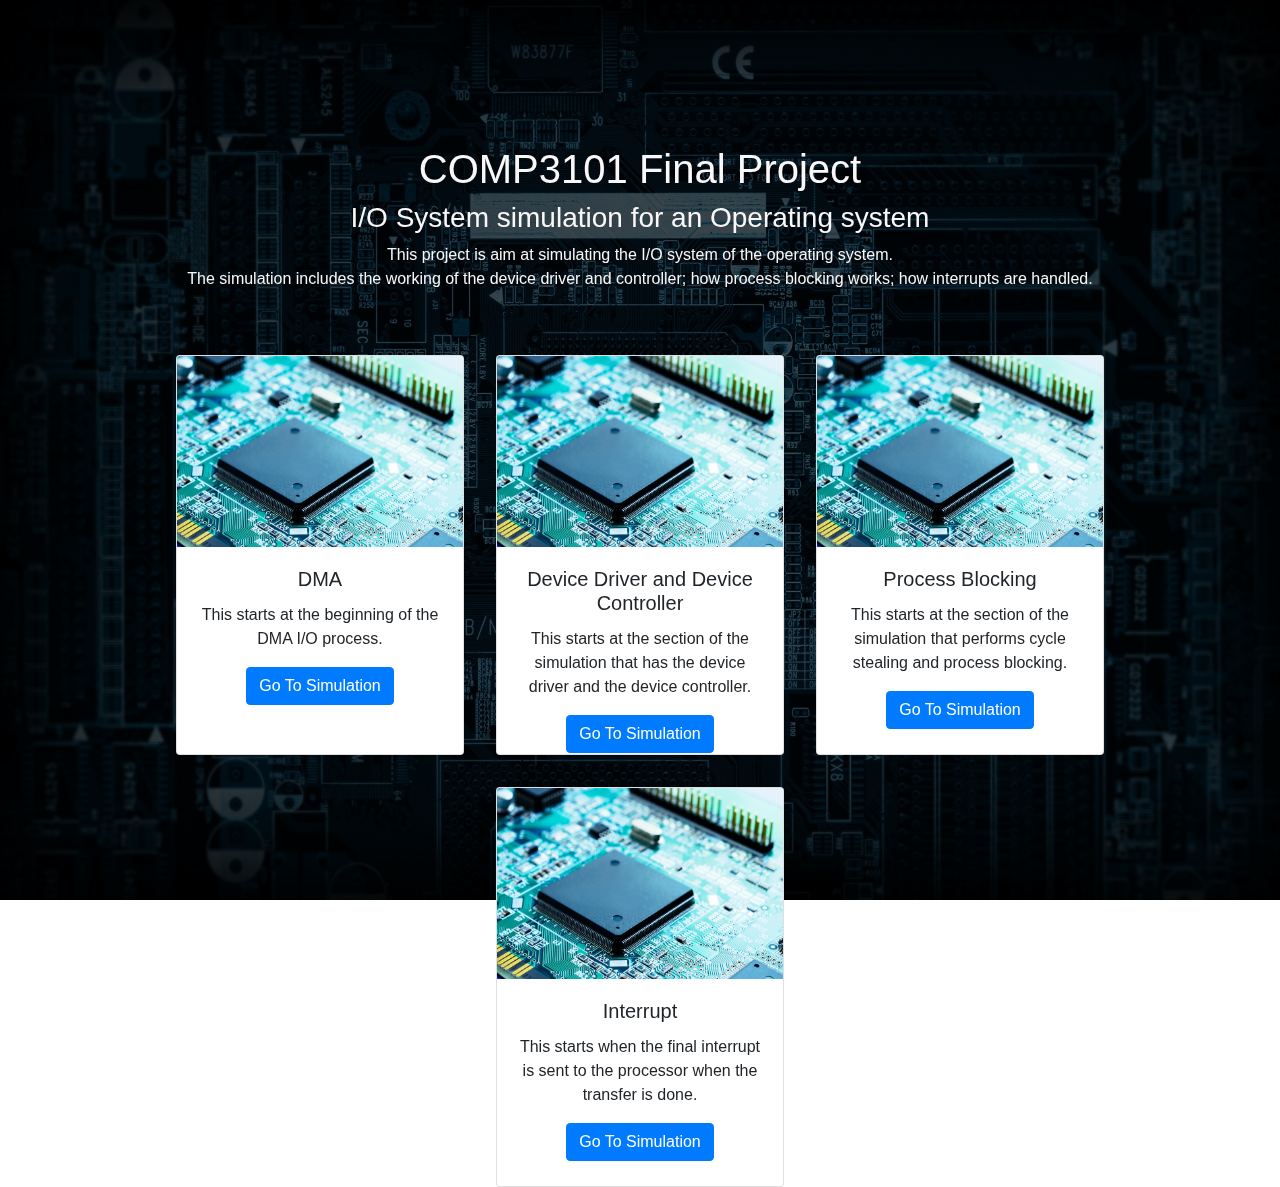
<file: index.html>
<!DOCTYPE html>
<head>
    <Title>Comp3101 Final Project</Title>
    <link rel="stylesheet" href="bootstrap/css/bootstrap.min.css">
    <link rel="stylesheet" href="css/style.css">

</head>
<body>

    <div id="main">

        <div id="background">
            <img class= "back-img" src="images/back.jpg">
            <div class="img-overlay"></div>
        </div>

        <!-- Main Content -->
        <div id="m-content">
            
            <h1 class="light-text">COMP3101 Final Project</h1>
            <h3 class="light-text">I/O System simulation for an Operating system</h3>
            <p class="light-text">This project is aim at simulating the I/O system of the operating system. <br>
                The simulation includes the working of the device driver and controller; how process blocking works; 
                how interrupts are handled. </p>

            <div id="cards">
                <div class="card" style="width: 18rem;">
                    <img src="images/dma-cover.jpg" class="card-img-top" alt="...">
                    <div class="card-body">
                    <h5 class="card-title">DMA</h5>
                    <p class="card-text">This starts at the beginning of the DMA I/O process. </p>
                    <a href="pages/device.html" class="btn btn-primary">Go To Simulation</a>
                    </div>
                </div>

                <div class="card" style="width: 18rem;">
                    <img src="images/dma-cover.jpg" class="card-img-top" alt="...">
                    <div class="card-body">
                    <h5 class="card-title">Device Driver and Device Controller</h5>
                    <p class="card-text">This starts at the section of the simulation that has the device driver and the device controller.</p>
                    <a href="pages/device-controller.html" class="btn btn-primary">Go To Simulation</a>
                    </div>
                </div>

                <div class="card" style="width: 18rem;">
                    <img src="images/dma-cover.jpg" class="card-img-top" alt="...">
                    <div class="card-body">
                    <h5 class="card-title">Process Blocking</h5>
                    <p class="card-text">This starts at the section of the simulation that performs cycle stealing and process blocking.</p>
                    <a href="pages/dma-data-transfer.html" class="btn btn-primary">Go To Simulation</a>
                    </div>
                </div>

                <div class="card" style="width: 18rem;">
                    <img src="images/dma-cover.jpg" class="card-img-top" alt="...">
                    <div class="card-body">
                    <h5 class="card-title">Interrupt</h5>
                    <p class="card-text">This starts when the final interrupt is sent to the processor when the transfer is done.</p>
                    <a href="pages/dma.html" class="btn btn-primary">Go To Simulation</a>
                    </div>
                </div>
            </div>
        </div>
        
    </div>
    
    <!-- Bootstrap -->
    <script src="bootstrap/js/jquery-3.5.1.min.js"></script>
    <script src="bootstrap/js/bootstrap.bundle.min.js"></script>
</body>
</file>
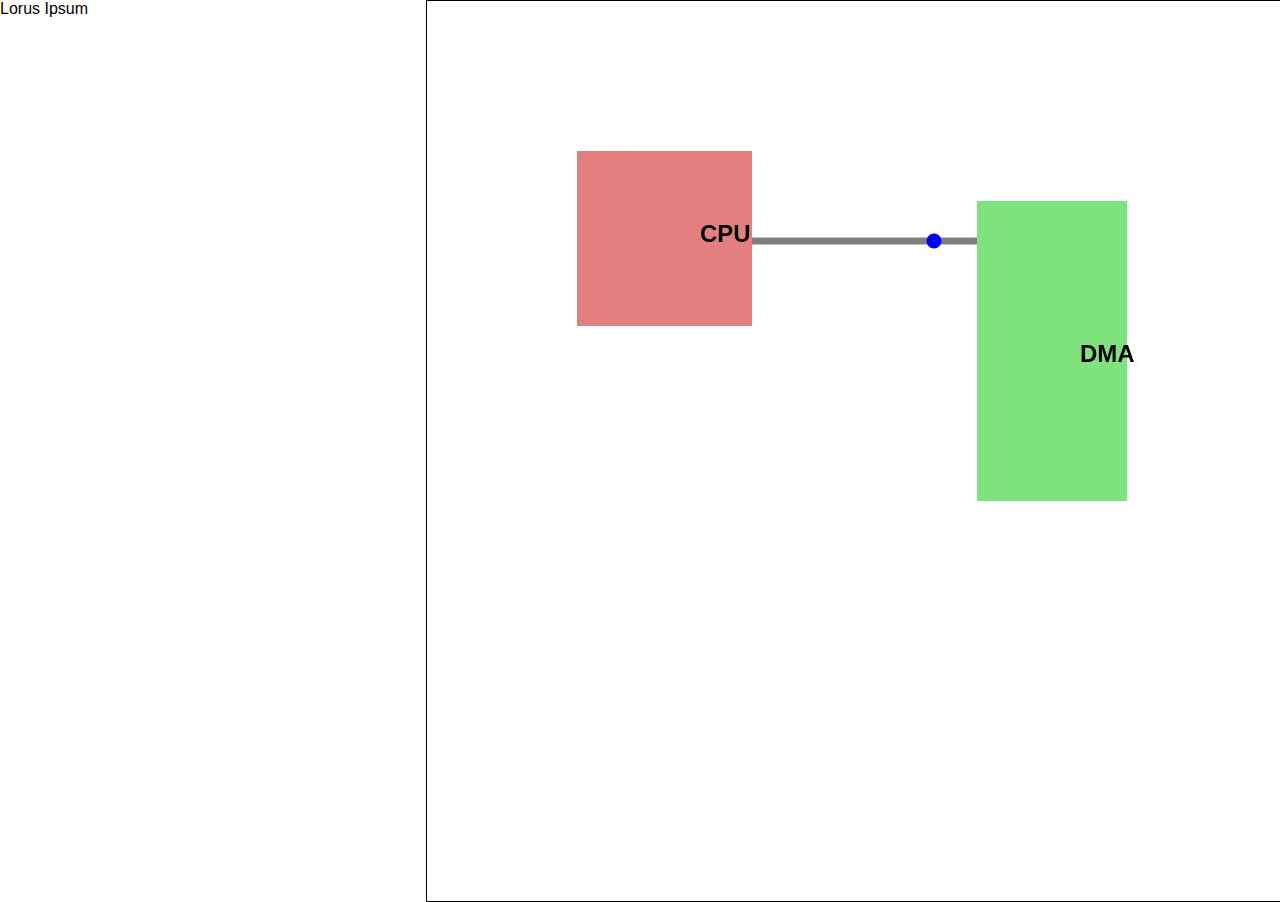
<file: animation/index.html>
<!DOCTYPE html>
<html lang="en">
<head>
    <meta charset="UTF-8">
    <meta name="viewport" content="width=device-width, initial-scale=1.0">
    <meta http-equiv="X-UA-Compatible" content="ie=edge">
    <title>Process Ending</title>
    <link rel="stylesheet" href="style.css">
</head>
<body>
    <h2 id="dma_body">DMA</h2>
    <h2 id="cpu_body">CPU</h2>
    <div id="narration">
        <!-- Narration for animation goes here-->
    </div>
    <canvas>
    </canvas>
    <script src="canvas.js"></script>
</body>
</html>
</file>
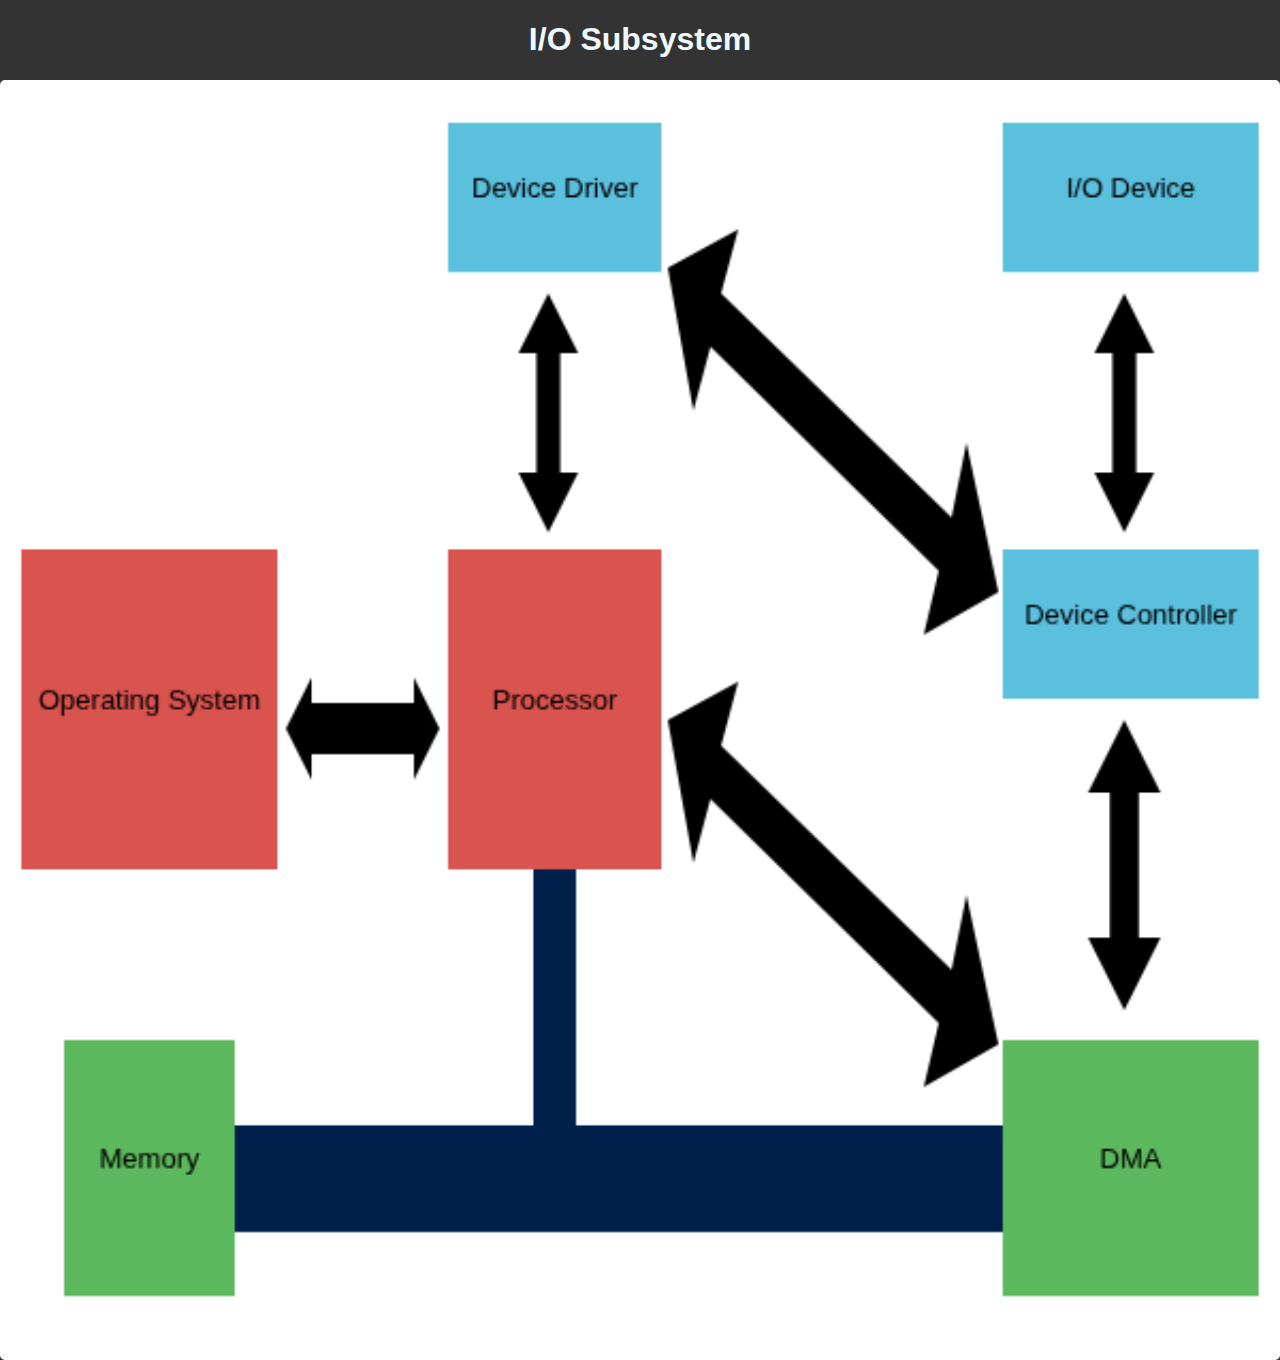
<file: io.html>
<!DOCTYPE html>
<html>
    <head>
        <title>I/O Subsystem</title>
        <link rel="stylesheet" href="ioStyle.css">
    </head>

    <body>
        <h1>I/O Subsystem</h1>
        <canvas id="canvas" width="600" height="600"></canvas>
        <script src="scripts/io.js"></script>
    </body>
</html>
</file>
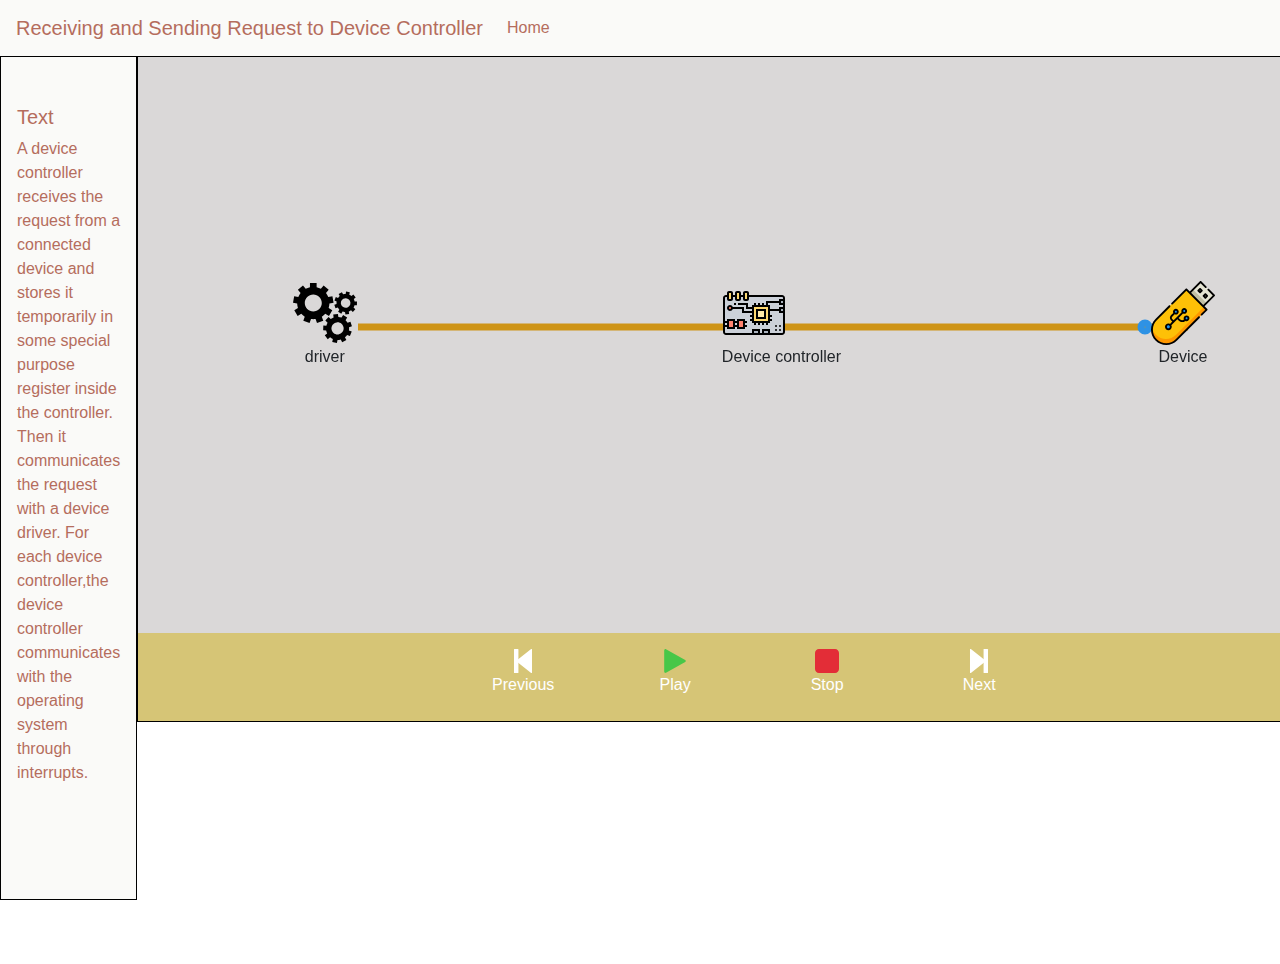
<file: pages/device-controller.html>
<!DOCTYPE html>
<head>
    <Title>Comp3101 Final Project</Title>
    <link rel="stylesheet" href="../bootstrap/css/bootstrap.min.css">
    <link rel="stylesheet" href="../css/simulation.css">
    <link rel="stylesheet" href="../css/comp_pos.css">

</head>
<body>
    <nav class="navbar navbar-expand-lg navbar-light bg-light">
        <a class="navbar-brand" href="#">Receiving and Sending Request to Device Controller</a>
        <button class="navbar-toggler" type="button" data-toggle="collapse" data-target="#navbarNav" aria-controls="navbarNav" aria-expanded="false" aria-label="Toggle navigation">
            <span class="navbar-toggler-icon"></span>
        </button>
        <div class="collapse navbar-collapse" id="navbarNav">
            <ul class="navbar-nav">
                <li class="nav-item active">
                    <a class="nav-link" href="../index.html">Home</a>
                </li>

            </ul>
        </div>
    </nav>

    <section class="m-content">
        <div class="text-region">
           
            <!-- The action happening that will be changed -->
            <div class="action-text">
                <h5>Text</h5>
                <div id="text-explain">
                 A device controller receives the request from a connected device and stores it temporarily
                in some special purpose register inside the controller. Then it communicates the request with a device driver. 
                For each device controller,the device controller communicates with the operating system through interrupts. 
                </div>

            </div>
        </div>

        <div class="sim-region">
            <div class="simulation-content">
                <canvas> </canvas>
                <!-- Components -->

                <div class="sim-component comp-processor">
                    <!-- Device controller Component -->
                    <img src="../images/icons/svg/device-controller.svg">
                    <p>Device controller</p>
                </div>

               
                
                <div class="sim-component comp-dc">
                    <!-- device Component -->
                    <img src="../images/icons/svg/device.svg">
                    <p>Device</p>
                </div>

               

                <div class="sim-component comp-driver">
                    <!-- Driver Component -->
                    <img src="../images/icons/svg/driver.svg">
                    <p>driver</p>
                </div>

              
            </div>
            <div class="control-btns">
                <a href="device.html"><img class="control-btn" src="../images/icons/svg/back.svg"> <P>Previous</P></a>
                <a href="#"><img class="control-btn" src="../images/icons/svg/play.svg"> <P>Play</P></a>
                <a href="#"><img class="control-btn" src="../images/icons/svg/stop.svg"> <P>Stop</P></a>
                <a href="dma_programing.html"><img class="control-btn" src="../images/icons/svg/next.svg"> <P>Next</P></a>
            </div>
        </div>

    </section>
    
    <script src="../js/controller.js"></script>
    
</body>
</file>
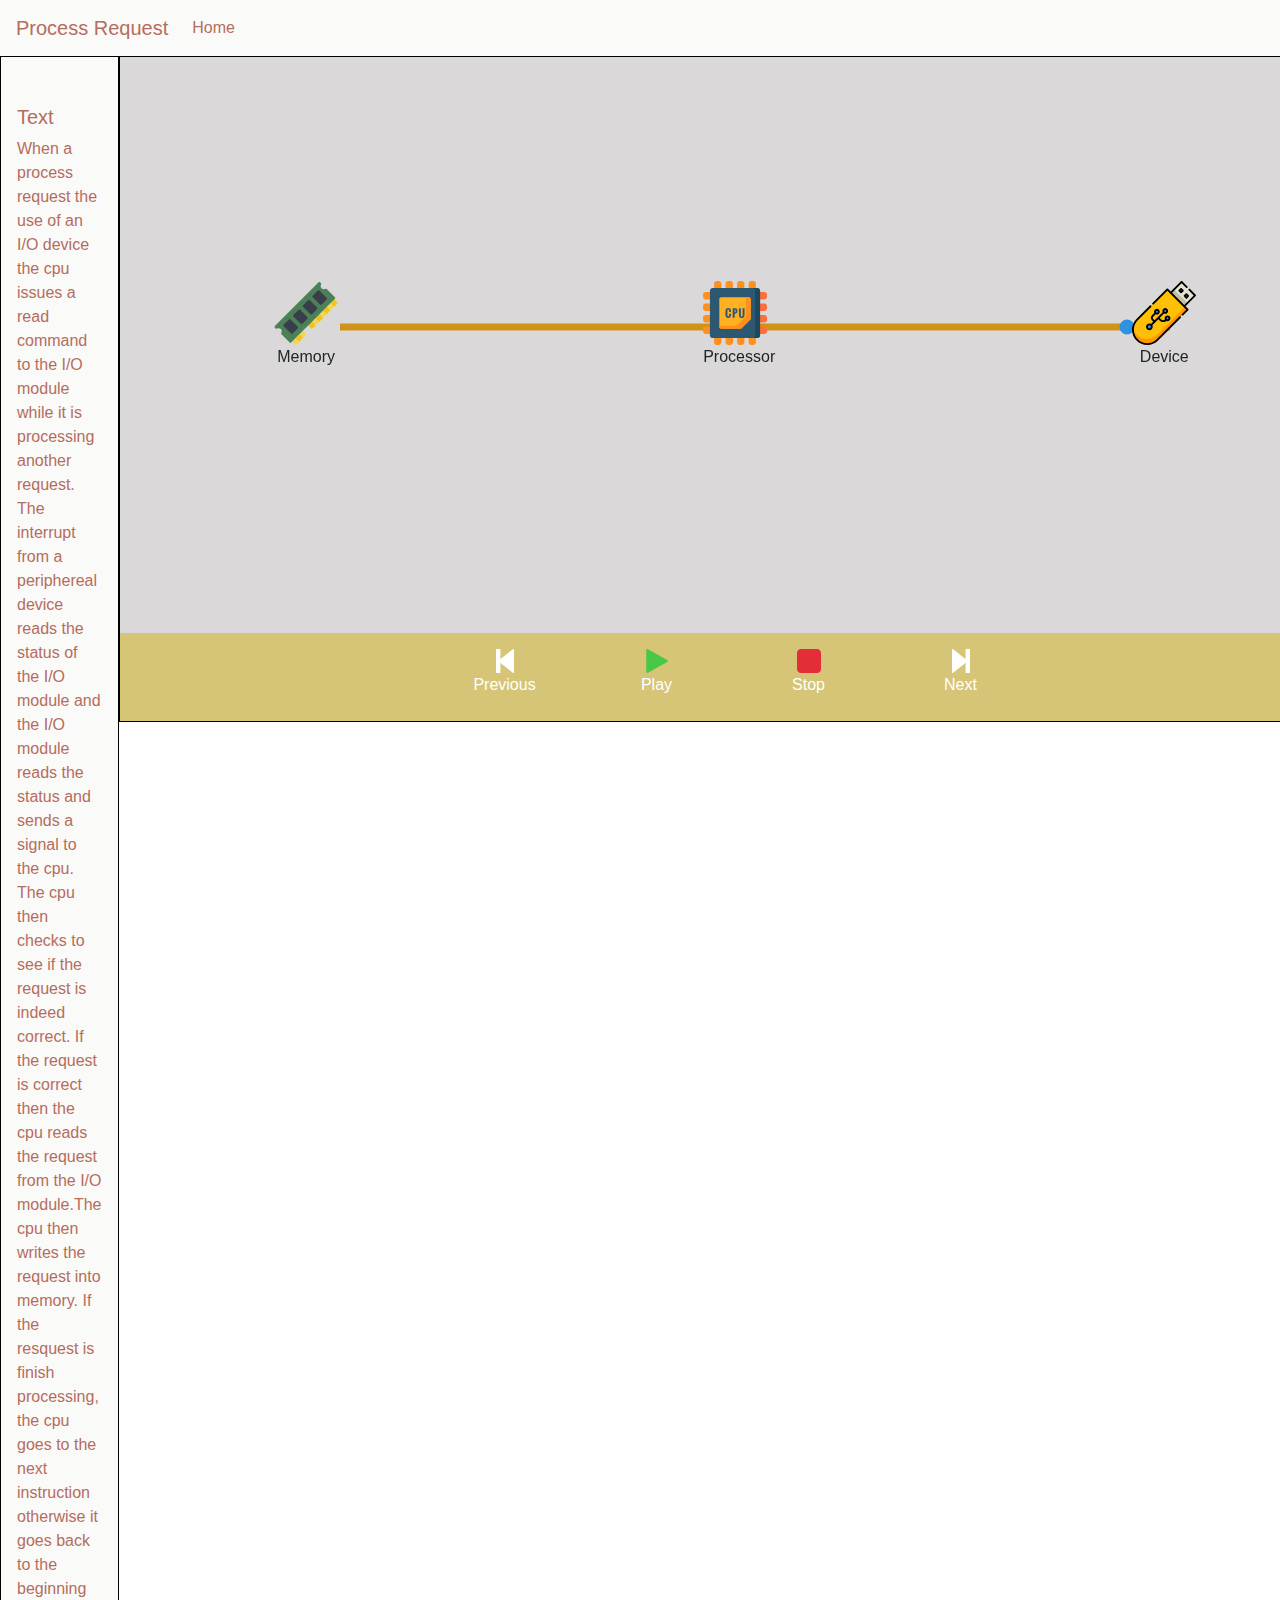
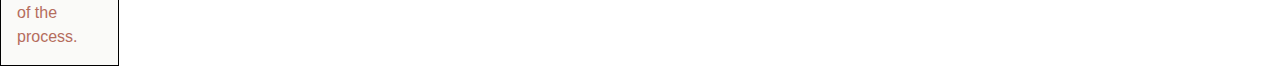
<file: pages/device.html>
<!DOCTYPE html>
<head>
    <Title>Comp3101 Final Project</Title>
    <link rel="stylesheet" href="../bootstrap/css/bootstrap.min.css">
    <link rel="stylesheet" href="../css/simulation.css">
    <link rel="stylesheet" href="../css/comp_pos.css">

</head>
<body>
    <nav class="navbar navbar-expand-lg navbar-light bg-light">
        <a class="navbar-brand" href="#">Process Request</a>
        <button class="navbar-toggler" type="button" data-toggle="collapse" data-target="#navbarNav" aria-controls="navbarNav" aria-expanded="false" aria-label="Toggle navigation">
            <span class="navbar-toggler-icon"></span>
        </button>
        <div class="collapse navbar-collapse" id="navbarNav">
            <ul class="navbar-nav">
                <li class="nav-item active">
                    <a class="nav-link" href="../index.html">Home</a>
                </li>

            </ul>
        </div>
    </nav>

    <section class="m-content">
        <div class="text-region">
           
            <!-- The action happening that will be changed -->
            <div class="action-text">
                <h5>Text</h5>
                <div id="text-explain">

                    When a process request the use of an I/O device the cpu issues a read command to the I/O module while it is
                    processing another request. The interrupt from a periphereal device reads the status of the I/O module and 
                    the I/O module reads the status and sends a signal to the cpu. The cpu then checks to see if the request is 
                    indeed correct. If the request is correct then the cpu reads the request from the I/O module.The cpu then writes 
                    the request into memory. If the resquest is finish processing, the cpu goes to the next instruction otherwise it 
                    goes back to the beginning of the process.
                </div>

            </div>
        </div>
        
        <div class="sim-region">
            <div class="simulation-content">
                <canvas></canvas>
                <!-- Components -->

                <div class="sim-component comp-processor">
                    <!-- Processor Component -->
                    <img src="../images/icons/svg/processor.svg">
                    <p>Processor</p>
                </div>

               
                
                <div class="sim-component comp-dc">
                    <!-- device Component -->
                    <img src="../images/icons/svg/device.svg">
                    <p>Device</p>
                </div>

               

                <div class="sim-component comp-driver">
                    <!-- memory Component -->
                    <img src="../images/icons/svg/memory.svg">
                    <p>Memory</p>

                </div>



            </div>
            <div class="control-btns">
                <a href="../index.html"><img class="control-btn" src="../images/icons/svg/back.svg"> <P>Previous</P></a>
                <a href="#"><img class="control-btn" src="../images/icons/svg/play.svg"> <P>Play</P></a>
                <a href="#"><img class="control-btn" src="../images/icons/svg/stop.svg"> <P>Stop</P></a>
                <a href="device-controller.html"><img class="control-btn" src="../images/icons/svg/next.svg"> <P>Next</P></a>
            </div>
        </div>

    </section>
    
    <script src="../js/process.js"></script>
</body>
</file>
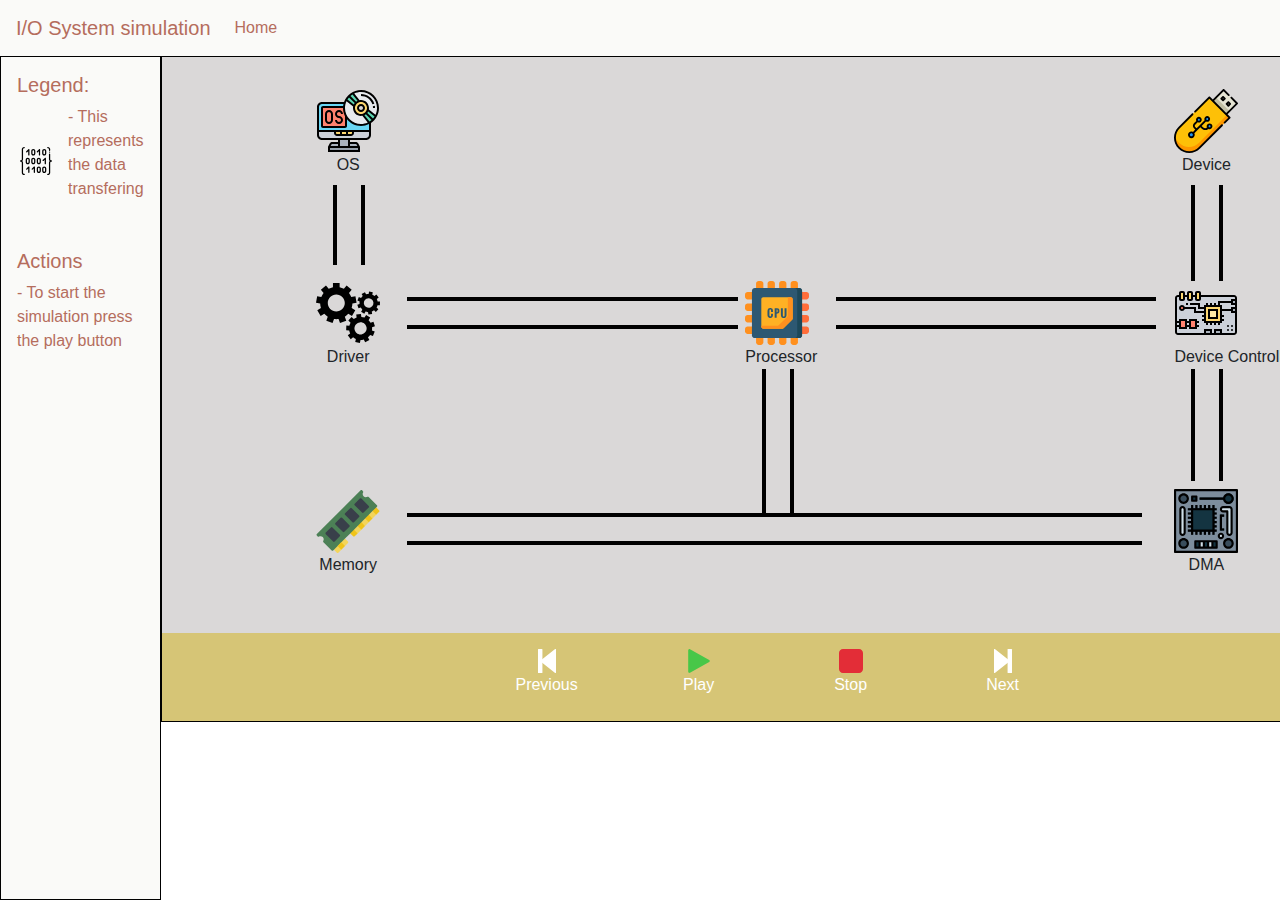
<file: pages/dma-data-transfer.html>
<!DOCTYPE html>
<head>
    <Title>Comp3101 Final Project</Title>
    <link rel="stylesheet" href="../bootstrap/css/bootstrap.min.css">
    <link rel="stylesheet" href="../css/simulation.css">
    <link rel="stylesheet" href="../css/comp_pos.css">

</head>
<body>
    <nav class="navbar navbar-expand-lg navbar-light bg-light">
        <a class="navbar-brand" href="#">I/O System simulation</a>
        <button class="navbar-toggler" type="button" data-toggle="collapse" data-target="#navbarNav" aria-controls="navbarNav" aria-expanded="false" aria-label="Toggle navigation">
            <span class="navbar-toggler-icon"></span>
        </button>
        <div class="collapse navbar-collapse" id="navbarNav">
            <ul class="navbar-nav">
                <li class="nav-item active">
                    <a class="nav-link" href="../index.html">Home</a>
                </li>

            </ul>
        </div>
    </nav>

    <section class="m-content">
        <div class="text-region">
            <div class="legend">
                <h5>Legend: </h5>
                <div><img src="../images/icons/svg/data-code.svg"> 
                    <p>- This represents the data transfering</p>
                </div>
            </div>
            <!-- The action happening that will be changed -->
            <div class="action-text">
                <h5>Actions</h5>
                <div id="text-explain">
                    - To start the simulation press the play button
                </div>

            </div>
        </div>

        <div class="sim-region">
            <div class="simulation-content">

                <!-- Components -->

                <div id="comp-data">
                    <!-- Data Component -->
                    <img src="../images/icons/svg/data-code.svg">
                    <p id="comp-data-label"></p>
                </div>

                <div class="sim-component comp-processor">
                    <!-- Processor Component -->
                    <img src="../images/icons/svg/processor.svg">
                    <p>Processor</p>
                </div>

                <div class="sim-component comp-dma">
                    <!-- DMA Component -->
                    <img src="../images/icons/svg/dma.svg">
                    <p>DMA</p>
                </div>

                <div class="sim-component comp-memory">
                    <!-- memory Component -->
                    <img src="../images/icons/svg/memory.svg">
                    <p>Memory</p>
                </div>

                <div class="sim-component comp-dc">
                    <!-- device controller Component -->
                    <img src="../images/icons/svg/device-controller.svg">
                    <p>Device Controller</p>
                </div>

                <div class="sim-component comp-device">
                    <!-- device Component -->
                    <img src="../images/icons/svg/device.svg">
                    <p>Device</p>
                </div>

                <div class="sim-component comp-driver">
                    <!-- driver Component -->
                    <img src="../images/icons/svg/driver.svg">
                    <p>Driver</p>
                </div>

                <div class="sim-component comp-os">
                    <!-- os Component -->
                    <img src="../images/icons/svg/os.svg">
                    <p>OS</p>
                </div>

                <!-- Data Busses and data flow -->
                <div class="horizontal-flow iobus ">
                    <!-- Memory to dma -->
                    <!-- <h3>Memory Bus</h3> -->
                </div>

                <div class="vertical-flow iobus2 ">
                    <!-- processor to dma and memory -->
                    <h3></h3>
                </div>


                <div class="horizontal-flow driverflow">
                    <!-- driver to processor -->
                    <h3></h3>
                </div>

                <div class="vertical-flow dcflow">
                    <!-- driver controller to dmar -->
                    <h3></h3>
                </div>

                <div class="vertical-flow deviceflow">
                    <!-- driver controller to device -->
                    <h3></h3>
                </div>

                <div class="vertical-flow os2driverflow">
                    <!-- os to driver -->
                    <h3></h3>
                </div>

                <div class="horizontal-flow processor_to_dc_flow">
                    <!-- os to driver -->
                    <h3></h3>
                </div>


            </div>
            <div class="control-btns">
                <a href="dma_programing.html"><img class="control-btn" id="prev_btn" src="../images/icons/svg/back.svg"> <P>Previous</P></a>
                <a href="javascript:void(0);"><img class="control-btn" id="play_btn" src="../images/icons/svg/play.svg"> <P>Play</P></a>
                <a href="javascript:void(0);"><img class="control-btn" id="stop_btn" src="../images/icons/svg/stop.svg"> <P>Stop</P></a>
                <a href="dma.html"><img class="control-btn" id="next_btn"src="../images/icons/svg/next.svg"> <P>Next</P></a>
            </div>
        </div>

    </section>
    
    <!-- Bootstrap -->
    <script src="../bootstrap/js/jquery-3.5.1.min.js"></script>
    <script src="../bootstrap/js/bootstrap.bundle.min.js"></script>
    <script src="../js/dma-data-transfer.js"></script>
</body>
</file>
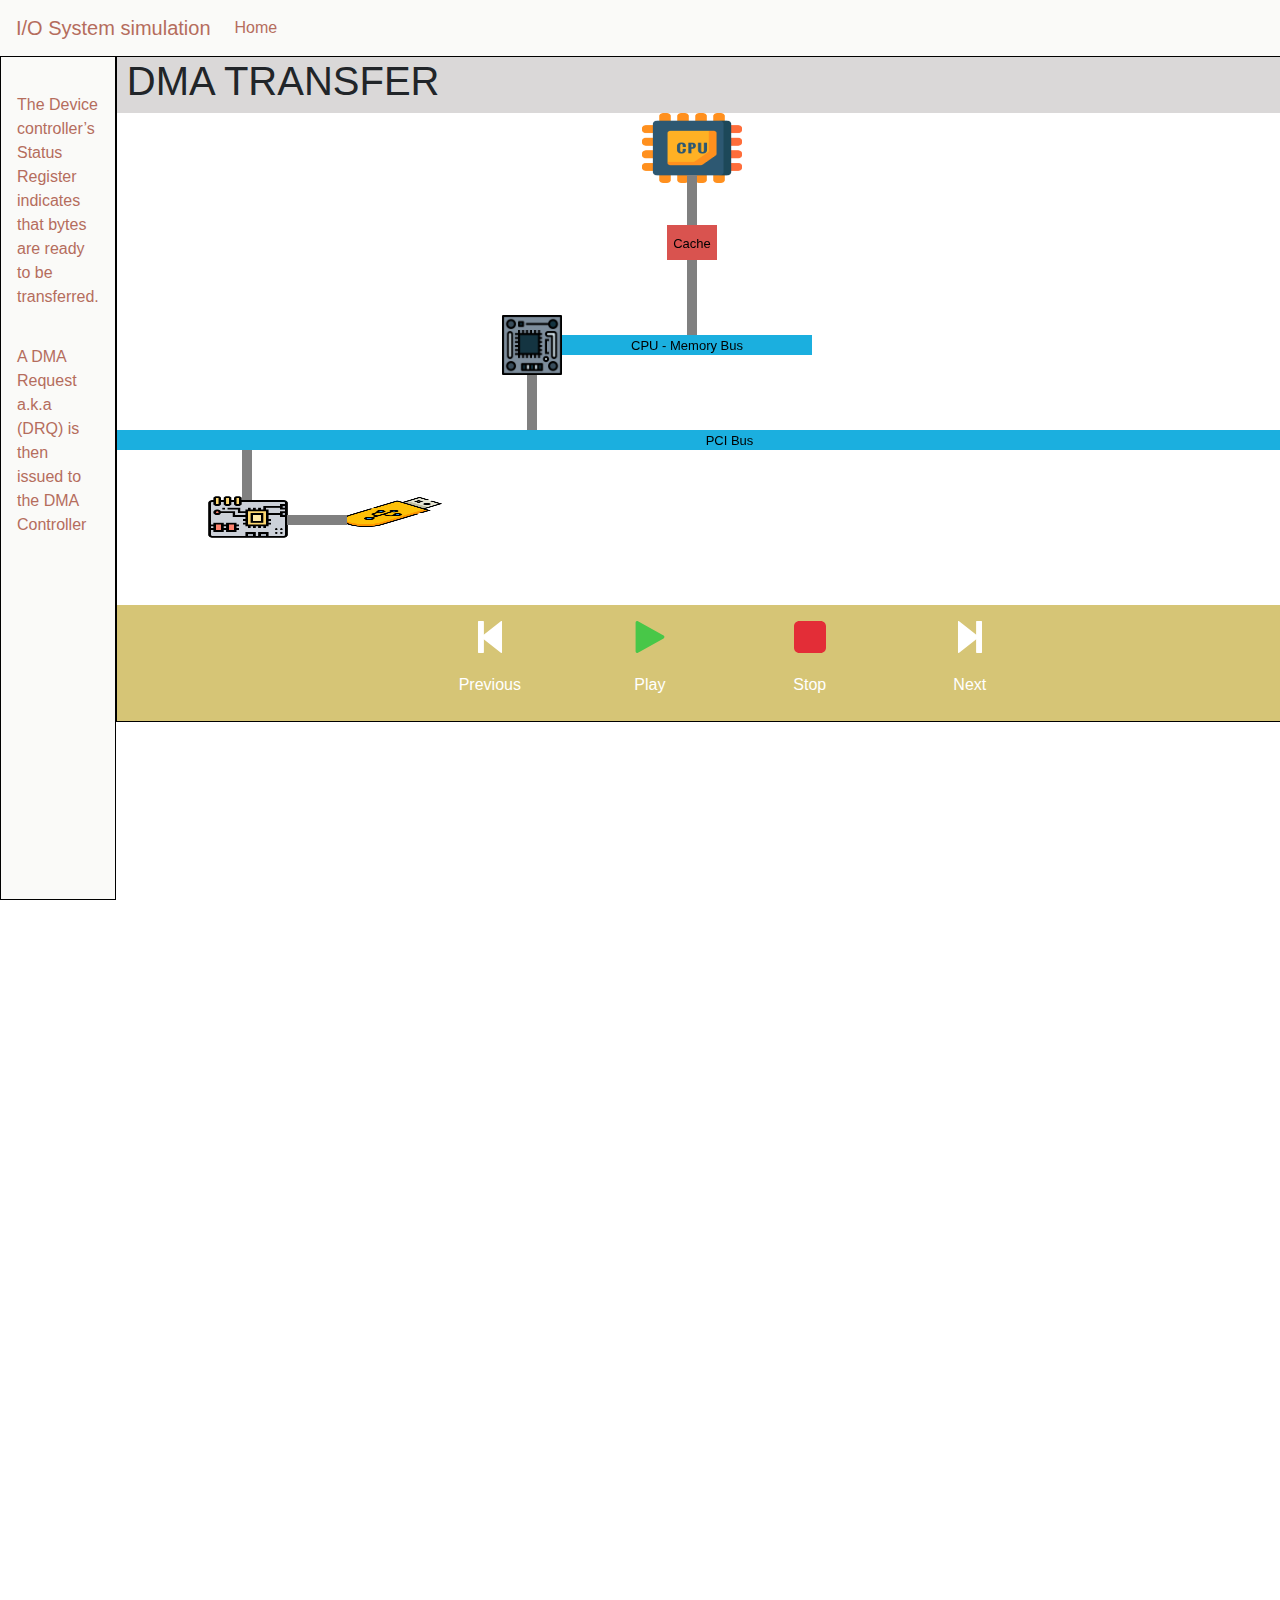
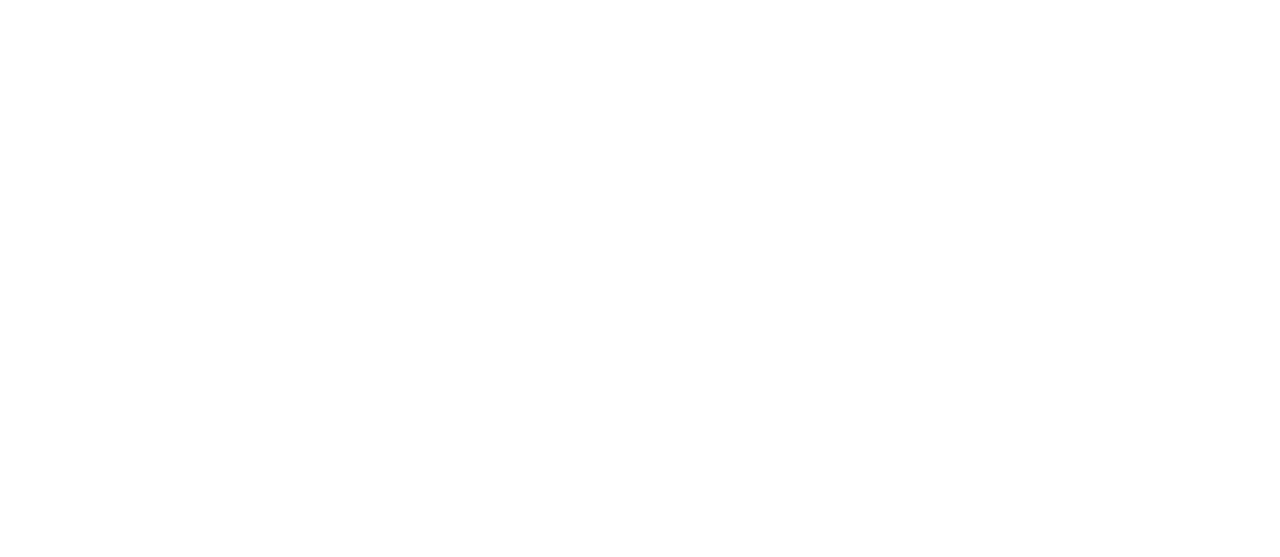
<file: pages/dma-programming.html>
<!DOCTYPE html>
<head>
    <title>DMA Controller</title>
    <link rel="stylesheet" href="../bootstrap/css/bootstrap.min.css">
    <link rel="stylesheet" href="../css/dma-programming.css">

</head>
<body>
    <nav class="navbar navbar-expand-lg navbar-light bg-light">
        <a class="navbar-brand" href="#">I/O System simulation</a>
        <button class="navbar-toggler" type="button" data-toggle="collapse" data-target="#navbarNav" aria-controls="navbarNav" aria-expanded="false" aria-label="Toggle navigation">
            <span class="navbar-toggler-icon"></span>
        </button>
        <div class="collapse navbar-collapse" id="navbarNav">
            <ul class="navbar-nav">
                <li class="nav-item active">
                    <a class="nav-link" href="../index.html">Home</a>
                </li>
            </ul>
        </div>
    </nav>

    <section class="m-content">
        <div class="text-region">
        </div>

        <div class="sim-region">
            <div class="simulation-content">
                <h1>DMA TRANSFER</h1>
                <canvas id="canvas"></canvas> 
            </div>
            
            <img src="../images/icons/png/cpu.png" alt="cpu" id="cpu" class="invisible">
            <img src="../images/icons/png/device controller.png" alt="controller" id="controller" class="invisible">
            <img src="../images/icons/png/device.png" alt="device" id="device" class="invisible">
            <img src="../images/icons/png/DMA.png" alt="dma" id="dma" class="invisible">
            <img src="../images/icons/png/memory.png" alt="memory" id="memory" class="invisible">   
            <div class="control-btns">
                <a href="#"><img class="control-btn" id="back-button" src="../images/icons/svg/back.svg"> <P>Previous</P></a>
                <a href="#"><img class="control-btn" id="play-button" src="../images/icons/svg/play.svg"> <P>Play</P></a>
                <a href="#"><img class="control-btn" id="stop-button" src="../images/icons/svg/stop.svg"> <P>Stop</P></a>
                <a href="#"><img class="control-btn" id="next-button" src="../images/icons/svg/next.svg"> <P>Next</P></a>
            </div>
        </div>

    </section>
    
    <!-- Bootstrap -->
    <script type="text/javascript" src="../js/dma-programing.js"></script>
    <script src="../bootstrap/js/jquery-3.5.1.min.js"></script>
    <script src="../bootstrap/js/bootstrap.bundle.min.js"></script>
</body>
</file>
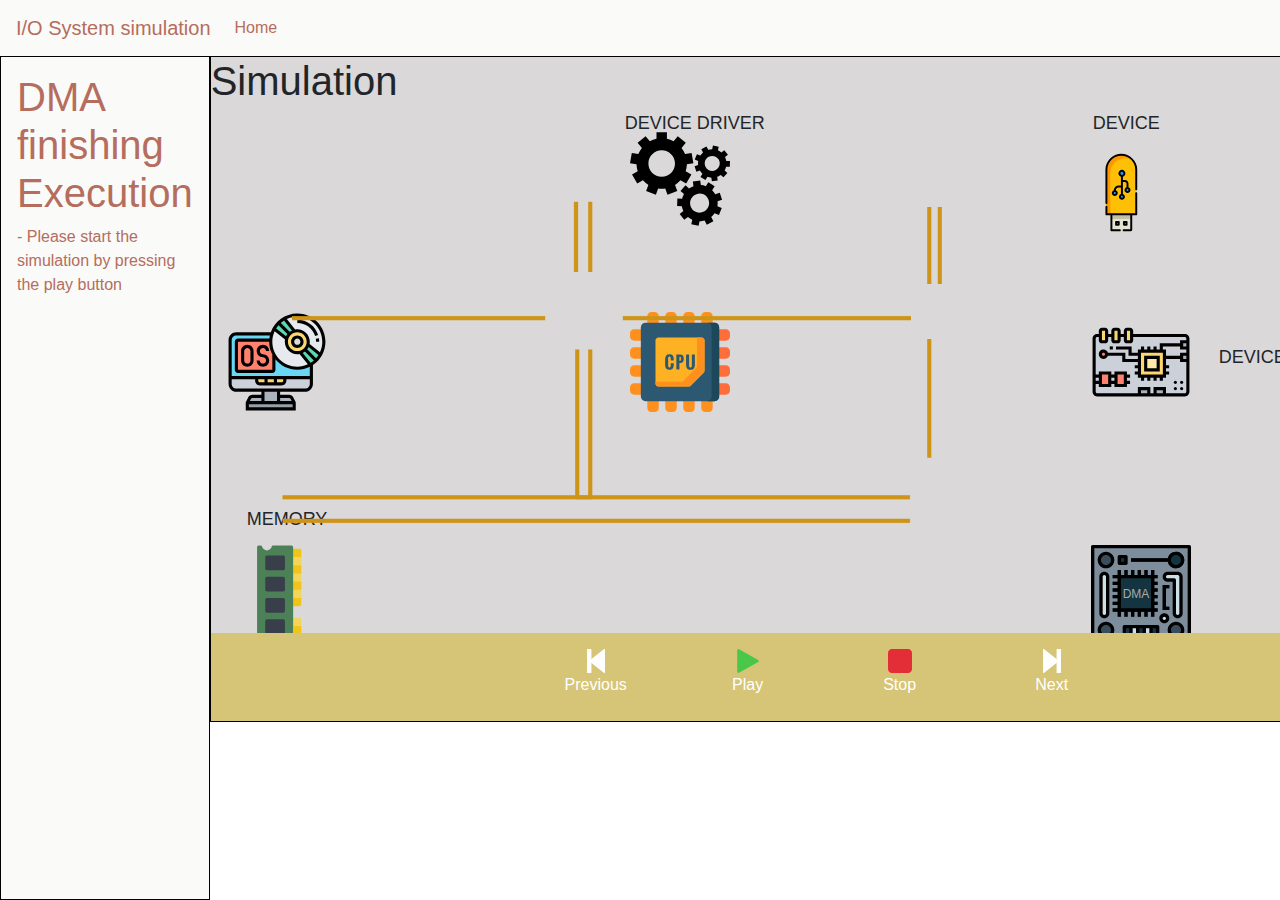
<file: pages/dma.html>
<!DOCTYPE html>
<head>
    <Title>Comp3101 Final Project</Title>
    <link rel="stylesheet" href="../bootstrap/css/bootstrap.min.css">
    <link rel="stylesheet" href="../css/simulation.css">
    <link rel="stylesheet" href="../css/finishStyle.css">

</head>
<body>
    <nav class="navbar navbar-expand-lg navbar-light bg-light">
        <a class="navbar-brand" href="#">I/O System simulation</a>
        <button class="navbar-toggler" type="button" data-toggle="collapse" data-target="#navbarNav" aria-controls="navbarNav" aria-expanded="false" aria-label="Toggle navigation">
            <span class="navbar-toggler-icon"></span>
        </button>
        <div class="collapse navbar-collapse" id="navbarNav">
            <ul class="navbar-nav">
                <li class="nav-item active">
                    <a class="nav-link" href="../index.html">Home</a>
                </li>

            </ul>
        </div>
    </nav>

    <section class="m-content">
        <div class="text-region">
            <h1>DMA finishing Execution</h1>
            
            <div id="narration">
                <!-- Place narration here-->
                - Please start the simulation by pressing the play button
                <br>
            </div>
        </div>

        <div class="sim-region">
            <div class="simulation-content">
                <h1>Simulation</h1>
                <div id="imgs">
                    <h3 id="dma_body">DMA</h3>
                    <h3 id="memory_label">MEMORY</h3>
                    <h3 id="driver_label">DEVICE DRIVER</h3>
                    <h3 id="controller_label">DEVICE CONTROLLER</h3>
                    <h3 id="device_label">DEVICE</h3>
                    
                    <svg id="dma" height="75pt" viewBox="0 0 480 480" width="75pt" xmlns="http://www.w3.org/2000/svg"><path d="m8 8h464v464h-464zm0 0" fill="#7d8d9c"/><path d="m104 72c0 17.671875-14.328125 32-32 32s-32-14.328125-32-32 14.328125-32 32-32 32 14.328125 32 32zm0 0" fill="#394d5c"/><path d="m104 408c0 17.671875-14.328125 32-32 32s-32-14.328125-32-32 14.328125-32 32-32 32 14.328125 32 32zm0 0" fill="#394d5c"/><path d="m440 408c0 17.671875-14.328125 32-32 32s-32-14.328125-32-32 14.328125-32 32-32 32 14.328125 32 32zm0 0" fill="#394d5c"/><path d="m160 392h32v48h-32zm0 0" fill="#143441"/><path d="m192 392h32v48h-32zm0 0" fill="#cfdfe8"/><path d="m224 392h32v48h-32zm0 0" fill="#143441"/><path d="m256 392h32v48h-32zm0 0" fill="#cfdfe8"/><path d="m288 392h32v48h-32zm0 0" fill="#143441"/><g fill="#394d5c"><path d="m128 120h16v32h-16zm0 0"/><path d="m160 120h16v32h-16zm0 0"/><path d="m192 120h16v32h-16zm0 0"/><path d="m224 120h16v32h-16zm0 0"/><path d="m256 120h16v32h-16zm0 0"/><path d="m288 120h16v32h-16zm0 0"/><path d="m104 304h32v16h-32zm0 0"/><path d="m104 272h32v16h-32zm0 0"/><path d="m104 240h32v16h-32zm0 0"/><path d="m104 208h32v16h-32zm0 0"/><path d="m104 176h32v16h-32zm0 0"/><path d="m104 144h32v16h-32zm0 0"/><path d="m288 312h16v32h-16zm0 0"/><path d="m256 312h16v32h-16zm0 0"/><path d="m224 312h16v32h-16zm0 0"/><path d="m192 312h16v32h-16zm0 0"/><path d="m160 312h16v32h-16zm0 0"/><path d="m128 312h16v32h-16zm0 0"/><path d="m288 144h32v16h-32zm0 0"/><path d="m288 176h32v16h-32zm0 0"/><path d="m288 208h32v16h-32zm0 0"/><path d="m288 240h32v16h-32zm0 0"/><path d="m288 272h32v16h-32zm0 0"/><path d="m288 304h32v16h-32zm0 0"/></g><path d="m136 56h32v32h-32zm0 0" fill="#143441"/><path d="m408 32c-19 .023438-35.371094 13.386719-39.199219 32h-176.800781v16h176.800781c4.210938 20.625 23.683594 34.457031 44.542969 31.640625s35.96875-21.316406 34.558594-42.316406c-1.410156-21.003907-18.851563-37.320313-39.902344-37.324219zm0 0" fill="#143441"/><path d="m368 352c0 8.835938-7.164062 16-16 16s-16-7.164062-16-16 7.164062-16 16-16 16 7.164062 16 16zm0 0" fill="#cfdfe8"/><path d="m416 136h-48c-8.835938 0-16 7.164062-16 16s7.164062 16 16 16h32v160c0 8.835938 7.164062 16 16 16s16-7.164062 16-16v-176c-.027344-8.824219-7.175781-15.972656-16-16zm0 0" fill="#cfdfe8"/><path d="m64 136c8.835938 0 16 7.164062 16 16v176c0 8.835938-7.164062 16-16 16s-16-7.164062-16-16v-176c0-8.835938 7.164062-16 16-16zm0 0" fill="#cfdfe8"/><path d="m344 192h16v120h-16zm0 0" fill="#143441"/><path d="m352 192h24v16h-24zm0 0" fill="#143441"/><path d="m352 296h24v16h-24zm0 0" fill="#143441"/><path d="m128 144h176v176h-176zm0 0" fill="#143441"/><path d="m472 0h-464c-4.417969 0-8 3.582031-8 8v464c0 4.417969 3.582031 8 8 8h464c4.417969 0 8-3.582031 8-8v-464c0-4.417969-3.582031-8-8-8zm-8 464h-448v-448h448zm0 0"/><path d="m72 112c22.089844 0 40-17.910156 40-40s-17.910156-40-40-40-40 17.910156-40 40c.027344 22.082031 17.917969 39.972656 40 40zm0-64c13.253906 0 24 10.746094 24 24s-10.746094 24-24 24-24-10.746094-24-24 10.746094-24 24-24zm0 0"/><path d="m72 448c22.089844 0 40-17.910156 40-40s-17.910156-40-40-40-40 17.910156-40 40c.027344 22.082031 17.917969 39.972656 40 40zm0-64c13.253906 0 24 10.746094 24 24s-10.746094 24-24 24-24-10.746094-24-24 10.746094-24 24-24zm0 0"/><path d="m408 368c-22.089844 0-40 17.910156-40 40s17.910156 40 40 40 40-17.910156 40-40c-.027344-22.082031-17.917969-39.972656-40-40zm0 64c-13.253906 0-24-10.746094-24-24s10.746094-24 24-24 24 10.746094 24 24-10.746094 24-24 24zm0 0"/><path d="m408 112c21.050781-.003906 38.492188-16.320312 39.902344-37.324219 1.410156-21-13.699219-39.5-34.558594-42.316406s-40.332031 11.015625-44.542969 31.640625h-176.800781v16h176.800781c3.828125 18.613281 20.199219 31.976562 39.199219 32zm0-64c13.253906 0 24 10.746094 24 24s-10.746094 24-24 24-24-10.746094-24-24 10.746094-24 24-24zm0 0"/><path d="m320 384h-160c-4.417969 0-8 3.582031-8 8v48c0 4.417969 3.582031 8 8 8h160c4.417969 0 8-3.582031 8-8v-48c0-4.417969-3.582031-8-8-8zm-136 48h-16v-32h16zm32 0h-16v-32h16zm32 0h-16v-32h16zm32 0h-16v-32h16zm32 0h-16v-32h16zm0 0"/><path d="m104 [base64] 0h144v144h-144zm0 0"/><path d="m136 96h32c4.417969 0 8-3.582031 8-8v-32c0-4.417969-3.582031-8-8-8h-32c-4.417969 0-8 3.582031-8 8v32c0 4.417969 3.582031 8 8 8zm8-32h16v16h-16zm0 0"/><path d="m376 352c0-13.253906-10.746094-24-24-24s-24 10.746094-24 24 10.746094 24 24 24 24-10.746094 24-24zm-24 8c-4.417969 0-8-3.582031-8-8s3.582031-8 8-8 8 3.582031 8 8-3.582031 8-8 8zm0 0"/><path d="m416 352c13.253906 0 24-10.746094 24-24v-176c0-13.253906-10.746094-24-24-24h-48c-13.253906 0-24 10.746094-24 24s10.746094 24 24 24h24v152c0 13.253906 10.746094 24 24 24zm-48-192c-4.417969 0-8-3.582031-8-8s3.582031-8 8-8h48c4.417969 0 8 3.582031 8 8v176c0 4.417969-3.582031 8-8 8s-8-3.582031-8-8v-160c0-4.417969-3.582031-8-8-8zm0 0"/><path d="m40 152v176c0 13.253906 10.746094 24 24 24s24-10.746094 24-24v-176c0-13.253906-10.746094-24-24-24s-24 10.746094-24 24zm32 0v176c0 4.417969-3.582031 8-8 8s-8-3.582031-8-8v-176c0-4.417969 3.582031-8 8-8s8 3.582031 8 8zm0 0"/><path d="m344 312h32v-16h-16v-88h16v-16h-32zm0 0"/></svg>
                    <svg version="1.1" id="processor" xmlns="http://www.w3.org/2000/svg" xmlns:xlink="http://www.w3.org/1999/xlink" x="0px" y="0px"
             viewBox="0 0 512 512" style="enable-background:new 0 0 512 512;" xml:space="preserve" height="75pt" width="75pt">
        <g>
            <path style="fill:#FF901E;" d="M58.483,88.552H21.12C9.474,88.552,0,98.027,0,109.672v16.264c0,11.646,9.474,21.12,21.12,21.12
                h37.363V88.552z"/>
            <path style="fill:#FF901E;" d="M58.483,180.683H21.12c-11.646,0-21.12,9.475-21.12,21.12v16.264c0,11.646,9.474,21.12,21.12,21.12
                h37.363V180.683z"/>
            <path style="fill:#FF901E;" d="M58.483,272.813H21.12c-11.646,0-21.12,9.475-21.12,21.12v16.264c0,11.646,9.474,21.12,21.12,21.12
                h37.363V272.813z"/>
            <path style="fill:#FF901E;" d="M58.483,364.943H21.12c-11.646,0-21.12,9.475-21.12,21.12v16.264c0,11.646,9.474,21.12,21.12,21.12
                h37.363V364.943z"/>
            <path style="fill:#FF901E;" d="M88.553,453.517L88.553,453.517v37.363c0,11.646,9.474,21.12,21.12,21.12h16.264
                c11.646,0,21.12-9.475,21.12-21.12v-37.363l0,0H88.553z"/>
            <path style="fill:#FF901E;" d="M180.683,453.517L180.683,453.517v37.363c0,11.646,9.474,21.12,21.12,21.12h16.264
                c11.646,0,21.12-9.475,21.12-21.12v-37.363l0,0H180.683z"/>
            <path style="fill:#FF901E;" d="M272.813,453.517L272.813,453.517v37.363c0,11.646,9.474,21.12,21.12,21.12h16.264
                c11.646,0,21.12-9.475,21.12-21.12v-37.363l0,0H272.813z"/>
            <path style="fill:#FF901E;" d="M364.943,453.517L364.943,453.517v37.363c0,11.646,9.474,21.12,21.12,21.12h16.264
                c11.646,0,21.12-9.475,21.12-21.12v-37.363l0,0H364.943z"/>
        </g>
        <g>
            <path style="fill:#FF6D3A;" d="M490.88,88.552h-37.363v58.505h37.363c11.646,0,21.12-9.475,21.12-21.12v-16.264
                C512,98.027,502.526,88.552,490.88,88.552z"/>
            <path style="fill:#FF6D3A;" d="M490.88,180.683h-37.363v58.504h37.363c11.646,0,21.12-9.475,21.12-21.12v-16.264
                C512,190.157,502.526,180.683,490.88,180.683z"/>
            <path style="fill:#FF6D3A;" d="M490.88,272.813h-37.363v58.504h37.363c11.646,0,21.12-9.475,21.12-21.12v-16.264
                C512,282.288,502.526,272.813,490.88,272.813z"/>
            <path style="fill:#FF6D3A;" d="M490.88,364.943h-37.363v58.505h37.363c11.646,0,21.12-9.475,21.12-21.12v-16.264
                C512,374.418,502.526,364.943,490.88,364.943z"/>
        </g>
        <g>
            <path style="fill:#FF901E;" d="M147.057,58.483L147.057,58.483V21.12c0-11.646-9.474-21.12-21.12-21.12h-16.264
                c-11.646,0-21.12,9.475-21.12,21.12v37.363l0,0H147.057z"/>
            <path style="fill:#FF901E;" d="M239.187,58.483L239.187,58.483V21.12c0-11.646-9.474-21.12-21.12-21.12h-16.264
                c-11.646,0-21.12,9.475-21.12,21.12v37.363l0,0H239.187z"/>
            <path style="fill:#FF901E;" d="M331.317,58.483L331.317,58.483V21.12c0-11.646-9.474-21.12-21.12-21.12h-16.264
                c-11.646,0-21.12,9.475-21.12,21.12v37.363l0,0H331.317z"/>
            <path style="fill:#FF901E;" d="M423.447,58.483L423.447,58.483V21.12c0-11.646-9.474-21.12-21.12-21.12h-16.264
                c-11.646,0-21.12,9.475-21.12,21.12v37.363l0,0H423.447z"/>
        </g>
        <path style="fill:#2D5872;" d="M433.22,456.517H78.78c-12.867,0-23.297-10.43-23.297-23.297V78.78
            c0-12.867,10.43-23.297,23.297-23.297h354.44c12.866,0,23.297,10.43,23.297,23.297v354.44
            C456.517,446.086,446.086,456.517,433.22,456.517z"/>
        <path style="fill:#1D4859;" d="M433.22,55.483h-38.644c12.866,0,23.297,10.43,23.297,23.297v354.44
            c0,12.866-10.43,23.297-23.297,23.297h38.644c12.866,0,23.297-10.43,23.297-23.297V78.78
            C456.517,65.914,446.086,55.483,433.22,55.483z"/>
        <path style="fill:#FFB124;" d="M381.525,299.639v-153.68c0-8.552-6.932-15.484-15.484-15.484H145.959
            c-8.552,0-15.484,6.932-15.484,15.484V366.04c0,8.552,6.932,15.484,15.484,15.484h153.68c4.107,0,8.045-1.631,10.949-4.535
            l66.402-66.402C379.893,307.684,381.525,303.746,381.525,299.639z"/>
        <path style="fill:#FF901E;" d="M366.041,130.475h-23.16v144.882c0,4.107-1.631,8.045-4.535,10.949l-66.402,66.402
            c-2.904,2.904-6.842,4.535-10.949,4.535h-130.52v8.798c0,8.552,6.932,15.484,15.484,15.484h153.68c4.107,0,8.045-1.631,10.949-4.535
            l66.402-66.402c2.904-2.904,4.535-6.842,4.535-10.949v-153.68C381.525,137.408,374.592,130.475,366.041,130.475z"/>
        <g>
            <path style="fill:#2D5872;" d="M179.781,268.847v-25.609c0-18.276,7.476-27.414,22.429-27.414c3.151,0,5.952,0.423,8.4,1.268
                c2.45,0.845,4.505,2.013,6.166,3.502c1.661,1.49,3.029,3.324,4.103,5.5c1.074,2.177,1.847,4.54,2.321,7.09
                c0.472,2.55,0.709,5.357,0.709,8.422v4.707c0,1.079-0.874,1.953-1.953,1.953H210.48c-1.079,0-1.953-0.874-1.953-1.953v-5.18
                c0-1.403-0.029-2.613-0.086-3.63c-0.058-1.017-0.208-2.176-0.451-3.481c-0.244-1.303-0.574-2.363-0.989-3.179
                c-0.416-0.816-1.031-1.511-1.847-2.084c-0.817-0.573-1.798-0.86-2.944-0.86c-4.526,0-6.788,3.81-6.788,11.429v33.386
                c0,7.591,2.263,11.386,6.788,11.386c1.346,0,2.478-0.387,3.395-1.16c0.917-0.774,1.575-1.869,1.976-3.287s0.674-2.807,0.817-4.168
                c0.143-1.36,0.214-2.915,0.214-4.662v-5.996c0-1.079,0.874-1.953,1.953-1.953h11.391c1.079,0,1.953,0.874,1.953,1.953v4.578
                c-0.058,2.951-0.301,5.672-0.731,8.164c-0.43,2.492-1.16,4.913-2.192,7.261c-1.031,2.349-2.342,4.333-3.932,5.951
                c-1.589,1.619-3.645,2.922-6.165,3.91c-2.521,0.989-5.415,1.482-8.68,1.482c-3.351,0-6.324-0.48-8.916-1.439
                c-2.593-0.96-4.726-2.249-6.402-3.867s-3.058-3.609-4.146-5.972c-1.089-2.363-1.855-4.848-2.299-7.455
                C180.003,274.835,179.781,271.97,179.781,268.847z"/>
            <path style="fill:#2D5872;" d="M237.374,292.718v-73.436c0-1.079,0.874-1.953,1.953-1.953h16.738c6.731,0,11.63,1.877,14.695,5.629
                c3.065,3.753,4.597,9.181,4.597,16.285c0,3.495-0.337,6.531-1.009,9.109c-0.674,2.578-1.611,4.705-2.814,6.381
                s-2.75,3.022-4.64,4.039c-1.891,1.017-3.939,1.733-6.145,2.148c-1.718,0.324-3.644,0.53-5.778,0.619
                c-1.043,0.043-1.87,0.904-1.87,1.948v29.231c0,1.079-0.874,1.953-1.953,1.953h-11.819
                C238.249,294.671,237.374,293.797,237.374,292.718z M253.143,248.457c0,1.174,1.034,2.117,2.194,1.939
                c0.006-0.001,0.013-0.002,0.019-0.003c0.369-0.057,0.713-0.12,1.03-0.187c0.908-0.191,1.738-0.646,2.405-1.291
                c0.179-0.173,0.337-0.332,0.474-0.478c0.243-0.258,0.452-0.68,0.623-1.268c0.172-0.587,0.301-1.066,0.386-1.439
                c0.086-0.372,0.151-0.973,0.194-1.805c0.043-0.831,0.065-1.497,0.065-1.998s0-1.282,0-2.342c0-0.286,0-0.501,0-0.645
                c0-1.117-0.008-1.962-0.022-2.535s-0.065-1.303-0.15-2.191c-0.086-0.888-0.222-1.554-0.408-1.998
                c-0.187-0.444-0.459-0.952-0.817-1.525c-0.359-0.573-0.795-0.989-1.31-1.246c-0.516-0.258-1.168-0.487-1.955-0.687
                c-0.118-0.03-0.238-0.058-0.361-0.083c-1.218-0.252-2.368,0.671-2.368,1.914L253.143,248.457L253.143,248.457z"/>
            <path style="fill:#2D5872;" d="M287.103,265.926v-46.644c0-1.079,0.874-1.953,1.953-1.953h11.733c1.079,0,1.953,0.874,1.953,1.953
                v46.171c0,2.75,0.014,4.748,0.044,5.994c0.028,1.246,0.1,2.765,0.214,4.555c0.114,1.79,0.315,3.044,0.602,3.759
                c0.287,0.716,0.68,1.49,1.181,2.32c0.501,0.831,1.153,1.375,1.955,1.633c0.802,0.258,1.776,0.387,2.922,0.387
                c1.145,0,2.12-0.129,2.921-0.387c0.802-0.258,1.454-0.795,1.955-1.611c0.501-0.816,0.895-1.583,1.181-2.299
                c0.287-0.716,0.487-1.955,0.602-3.717c0.115-1.762,0.186-3.251,0.215-4.469c0.027-1.217,0.043-3.186,0.043-5.908
                c0-0.114,0-0.2,0-0.258v-46.171c0-1.079,0.874-1.953,1.953-1.953h11.734c1.079,0,1.953,0.874,1.953,1.953v46.644
                c0,2.464-0.072,4.698-0.215,6.703s-0.416,4.082-0.816,6.23c-0.401,2.148-0.945,4.047-1.633,5.693
                c-0.688,1.648-1.604,3.223-2.75,4.727s-2.5,2.743-4.061,3.717c-1.562,0.974-3.445,1.747-5.651,2.32s-4.683,0.859-7.433,0.859
                s-5.229-0.287-7.434-0.859c-2.206-0.574-4.082-1.346-5.629-2.32s-2.894-2.213-4.039-3.717c-1.146-1.504-2.063-3.079-2.75-4.727
                c-0.688-1.647-1.24-3.545-1.655-5.693c-0.416-2.148-0.694-4.225-0.838-6.23C287.174,270.624,287.103,268.39,287.103,265.926z"/>
        </g>
        <g>
        </g>
        <g>
        </g>
        <g>
        </g>
        <g>
        </g>
        <g>
        </g>
        <g>
        </g>
        <g>
        </g>
        <g>
        </g>
        <g>
        </g>
        <g>
        </g>
        <g>
        </g>
        <g>
        </g>
        <g>
        </g>
        <g>
        </g>
        <g>
        </g>
        </svg>
                    <svg id="memory" height="100" viewBox="0 0 58 59" width="100" xmlns="http://www.w3.org/2000/svg"><g id="Page-1" fill="none" fill-rule="evenodd"><g id="037---RAM" fill-rule="nonzero"><path id="Shape" d="m37.9 40.91-2.74 2.73c-.1792913.1823244-.4242901.285012-.68.285012s-.5007087-.1026876-.68-.285012l-2.74-2.73 3.42-8.41z" fill="#f0c419"/><path id="Shape" d="m41.32 37.49-3.42 3.42-3.42-3.42 3.42-7.49z" fill="#f3d55b"/><path id="Shape" d="m44.74 34.07-3.42 3.42-3.42-3.42 3.017-7.153z" fill="#f0c419"/><path id="Shape" d="m48.16 30.65-3.42 3.42-3.42-3.42 2.93-6.499z" fill="#f3d55b"/><path id="Shape" d="m51.58 27.23-3.42 3.42-3.42-3.42 2.552-7.105z" fill="#f0c419"/><path id="Shape" d="m55 23.81-3.42 3.42-3.42-3.42 3.42-6.352z" fill="#f3d55b"/><path id="Shape" d="m57.73 21.07-2.73 2.74-3.42-3.42 1.7163-5.1238 4.4337 4.4438c.1823244.1792913.285012.4242901.285012.68s-.1026876.5007087-.285012.68z" fill="#f0c419"/><path id="Shape" d="m22.85 55.95-2.73 2.74c-.1812756.1824209-.4278265.2850007-.685.2850007s-.5037244-.1025798-.685-.2850007l-2.73-2.73 4.5633-8.835z" fill="#f3d55b"/><path id="Shape" d="m29.01 49.8-2.74 2.73-8.145-2.655 8.145-4.175 2.74 2.73c.3700002.3817213.3700002.9882787 0 1.37z" fill="#f3d55b"/><path id="Shape" d="m55.68 16.29-.68.68-3.42 3.42-3.42 3.42-6.84 6.84-3.42 3.42-3.42 3.42-3.42 3.42-4.79 4.79-3.41 3.42-6.84 6.84-.69.68c-.3817213.3700002-.9882787.3700002-1.37 0l-7.61-7.61c-.31599741-.3305905-.36553054-.8341773-.12-1.22.63754758-1.1365527.44138459-2.5584419-.48008675-3.4799133-.92147134-.9214713-2.34336059-1.1176343-3.47991325-.4800867-.38582271.2455305-.88940955.1959974-1.22-.12l-.77-.77c-.37000024-.3817213-.37000024-.9882787 0-1.37l40.36-40.35c.1792913-.18232436.4242901-.28501196.68-.28501196s.5007087.1026876.68.28501196l.78.77c.3064016.33493309.3552725.8317875.12 1.22-.6447652 1.13581416-.4507266 2.56249131.4739649 3.48484781.9246916.92235649 2.3518548 1.11278719 3.4860351.46515219.3858683-.23730365.8833472-.18385551 1.21.13l7.61 7.61c.1824209.1812756.2850007.4278265.2850007.685s-.1025798.5037244-.2850007.685z" fill="#4c8056"/><g fill="#f0c419"><path id="Rectangle-path" d="m20.437 50.124h4.837v4.823h-4.837z" transform="matrix(.707 -.707 .707 .707 -30.454 31.548)"/><path id="Shape" d="m16.02 55.96-.01-.01"/><path id="Shape" d="m19.44 52.54-.01-.01"/><path id="Shape" d="m22.86 49.12-.01-.01"/></g><rect id="Rectangle-path" fill="#393f4a" height="11.607" rx="1" transform="matrix(.707 -.707 .707 .707 -25.262 22.879)" width="8.705" x="10.634" y="36.13"/><rect id="Rectangle-path" fill="#393f4a" height="11.607" rx="1" transform="matrix(.707 -.707 .707 .707 -16.37 26.562)" width="8.705" x="19.526" y="27.239"/><rect id="Rectangle-path" fill="#393f4a" height="11.607" rx="1" transform="matrix(.707 -.707 .707 .707 -7.479 30.245)" width="8.705" x="28.417" y="18.347"/><rect id="Rectangle-path" fill="#393f4a" height="11.607" rx="1" transform="matrix(.707 -.707 .707 .707 1.412 33.928)" width="8.705" x="37.308" y="9.456"/></g></g></svg>

                    <svg id="device-controller" enable-background="new 0 0 64 64" height="100" viewBox="0 0 64 64" width="100" xmlns="http://www.w3.org/2000/svg"><g><g><g><path d="m60 53h-56c-1.105 0-2-.895-2-2v-34c0-1.105.895-2 2-2h56c1.105 0 2 .895 2 2v34c0 1.105-.895 2-2 2z" fill="#ccd1d9"/></g><g><path d="m26 15v3c0 .55-.45 1-1 1h-2c-.55 0-1-.45-1-1v-3-3c0-.55.45-1 1-1h2c.55 0 1 .45 1 1z" fill="#fcd770"/></g><g><path d="m18 15v3c0 .55-.45 1-1 1h-2c-.55 0-1-.45-1-1v-3-3c0-.55.45-1 1-1h2c.55 0 1 .45 1 1z" fill="#fcd770"/></g><g><path d="m10 15v3c0 .55-.45 1-1 1h-2c-.55 0-1-.45-1-1v-3-3c0-.55.45-1 1-1h2c.55 0 1 .45 1 1z" fill="#fcd770"/></g><g><circle cx="8" cy="27" fill="#ff826e" r="2"/></g><g><path d="m62 19v4h-4v-2-2z" fill="#aab2bd"/></g><g><path d="m62 27v4h-4v-2-2z" fill="#aab2bd"/></g><g><path d="m41 49h6v4h-6z" fill="#aab2bd"/></g><g><path d="m31 49h6v4h-6z" fill="#aab2bd"/></g><g><path d="m22 45v2h-6v-2-4-2h6v2z" fill="#ff826e"/></g><g><path d="m12 45v2h-6v-2-4-2h6v2z" fill="#ff826e"/></g><g><path d="m47 39v2h-2-4-4-4-2v-2-4-4-4-2h2 4 4 4 2v4 6z" fill="#fcd770"/></g><g><path d="m35 29h8v8h-8z" fill="#ffeaa7"/></g></g><g><path d="m60 14h-33v-2c0-1.103-.897-2-2-2h-2c-1.103 0-2 .897-2 2v2h-2v-2c0-1.103-.897-2-2-2h-2c-1.103 0-2 .897-2 2v2h-2v-2c0-1.103-.897-2-2-2h-2c-1.103 0-2 .897-2 2v2h-1c-1.654 0-3 1.346-3 3v34c0 1.654 1.346 3 3 3h56c1.654 0 3-1.346 3-3v-19-6-2-6-1c0-1.654-1.346-3-3-3zm-37-2h2l.001 6h-2.001zm-8 0h2l.001 6h-2.001zm-8 0h2l.001 6h-2.001zm-2 32h-2v-2h2zm31 8h-4v-2h4zm10 0h-4v-2h4zm15-22h-2v-2h2zm0-4h-4v2h-9v-4h-2v-2h11v2h4zm-29 14v-14h14v14zm27-18v-2h2v2zm-2-4v2h-13v4h-2v-2h-2v2h-2v-2h-2v2h-2v-2h-2v2h-2v2h-4v-4h-10v2h8v4h6v2h-8v-4h-11.184c-.414-1.161-1.514-2-2.816-2-1.654 0-3 1.346-3 3s1.346 3 3 3c1.302 0 2.402-.839 2.816-2h9.184v4h10v2h-2v2h2v2h-2v2h2v2h2v2h2v-2h2v2h2v-2h2v2h2v-2h2v2h2v-2h2v-2h2v-2h-2v-2h2v-2h-2v-4h9v2h4v19c0 .551-.448 1-1 1h-12v-4h-8v4h-2v-4h-8v4h-26c-.552 0-1-.449-1-1v-5h2v2h8v-2h2v2h8v-2h2v-2h-2v-2h2v-2h-2v-2h-8v2h-2v-2h-8v2h-2v-23c0-.551.448-1 1-1h1v2c0 1.103.897 2 2 2h2c1.103 0 2-.897 2-2v-2h2v2c0 1.103.897 2 2 2h2c1.103 0 2-.897 2-2v-2h2v2c0 1.103.897 2 2 2h2c1.103 0 2-.897 2-2v-2h33c.552 0 1 .449 1 1v1zm-48 9c0 .551-.448 1-1 1s-1-.449-1-1 .448-1 1-1 1 .449 1 1zm-2 19v-6h4v6zm6-4h2v2h-2zm4 4v-6h4v6z"/><path d="m34 38h10v-10h-10zm2-8h6v6h-6z"/><path d="m12 22h2v2h-2z"/><circle cx="58" cy="49" r="1"/><circle cx="54" cy="49" r="1"/><circle cx="58" cy="45" r="1"/><circle cx="54" cy="45" r="1"/></g></g></svg>

                    <svg version="1.1" id="device" xmlns="http://www.w3.org/2000/svg" xmlns:xlink="http://www.w3.org/1999/xlink" x="0px" y="0px" height="50pt" width="50pt"
	 viewBox="0 0 512 512" style="enable-background:new 0 0 512 512;" xml:space="preserve">
                    <rect x="218.237" y="81.463" transform="matrix(-0.7071 0.7071 -0.7071 -0.7071 716.4101 18.4881)" style="fill:#E5E4D3;" width="272.277" height="152.309"/>
                    <g>
                        
                            <rect x="230.921" y="112.068" transform="matrix(-0.7071 0.7071 -0.7071 -0.7071 685.8129 92.3722)" style="fill:#C1BFA4;" width="185.708" height="152.309"/>
                        
                            <rect x="382.423" y="66.955" transform="matrix(-0.7071 -0.7071 0.7071 -0.7071 615.5327 408.9509)" style="fill:#C1BFA4;" width="20.08" height="20.08"/>
                        
                            <rect x="424.952" y="109.495" transform="matrix(-0.7071 -0.7071 0.7071 -0.7071 658.0538 511.6453)" style="fill:#C1BFA4;" width="20.08" height="20.08"/>
                    </g>
                    <path style="fill:#FEC007;" d="M41.062,470.938L41.062,470.938c-44.749-44.749-44.749-117.301,0-162.049L282.948,67.004
                        l162.049,162.049L203.111,470.938C158.363,515.687,85.811,515.687,41.062,470.938z"/>
                    <path style="fill:#FE9700;" d="M423.727,207.784L201.075,430.437c-44.749,44.749-117.3,44.749-162.049,0l0,0
                        c-15.725-15.725-25.9-34.888-30.573-55.066c-4.322,33.962,6.528,69.486,32.61,95.568l0,0c44.749,44.748,117.3,44.749,162.049,0
                        l241.885-241.885L423.727,207.784z"/>
                    <g>
                        <circle style="fill:#2195F2;" cx="139" cy="366.63" r="19.477"/>
                        <circle style="fill:#2195F2;" cx="265.94" cy="239.7" r="15.501"/>
                        <circle style="fill:#2195F2;" cx="284.54" cy="298.55" r="15.501"/>
                        <circle style="fill:#2195F2;" cx="199.14" cy="245.72" r="15.501"/>
                    </g>
                    <path d="M509.803,109.896l-45.57-45.57c-2.929-2.928-7.678-2.928-10.606,0c-2.929,2.93-2.929,7.678,0,10.607l40.267,40.267
                        l-76.066,76.076l-97.094-97.094L396.8,18.106l35.937,35.938c2.929,2.928,7.678,2.928,10.606,0c2.929-2.93,2.929-7.678,0-10.607
                        l-41.24-41.24C400.696,0.79,398.788,0,396.799,0c-1.989,0-3.897,0.79-5.304,2.197l-81.369,81.378L288.251,61.7
                        c-2.929-2.928-7.678-2.928-10.606,0L163.619,175.726c-2.929,2.93-2.929,7.678,0,10.607c2.929,2.928,7.678,2.928,10.606,0
                        L282.948,77.61L434.39,229.053l-34.722,34.722c-2.929,2.93-2.929,7.678,0,10.607c1.464,1.464,3.384,2.196,5.303,2.196
                        s3.839-0.732,5.303-2.196l40.025-40.025c2.929-2.93,2.929-7.678,0-10.607l-21.867-21.867l81.37-81.379
                        C512.732,117.574,512.731,112.826,509.803,109.896z"/>
                    <path d="M397.767,57.497c-2.929-2.928-7.678-2.928-10.606,0l-14.197,14.197c-2.929,2.93-2.929,7.678,0,10.606l14.197,14.198
                        c1.407,1.407,3.314,2.197,5.304,2.197s3.897-0.79,5.303-2.197L411.966,82.3c1.407-1.406,2.197-3.313,2.197-5.303
                        s-0.79-3.896-2.197-5.304L397.767,57.497z M392.463,80.59l-3.591-3.592l3.591-3.591l3.591,3.591L392.463,80.59z"/>
                    <path d="M429.699,139.038c1.464,1.464,3.384,2.196,5.303,2.196s3.839-0.732,5.303-2.196l14.197-14.197
                        c2.929-2.93,2.929-7.678,0-10.606l-14.197-14.198c-1.407-1.407-3.314-2.197-5.304-2.197s-3.897,0.79-5.303,2.197L415.5,114.235
                        c-1.407,1.406-2.197,3.313-2.197,5.303s0.79,3.896,2.197,5.304L429.699,139.038z M435.002,115.945l3.591,3.592l-3.591,3.591
                        l-3.591-3.591L435.002,115.945z"/>
                    <path d="M378.775,284.668L197.808,465.635C177.582,485.861,150.69,497,122.087,497c-28.604,0-55.496-11.139-75.722-31.365
                        C26.14,445.409,15,418.518,15,389.914s11.139-55.495,31.365-75.721l106.967-106.967c2.929-2.93,2.929-7.678,0-10.607
                        c-2.929-2.928-7.678-2.928-10.606,0L35.759,303.586C12.7,326.646,0,357.304,0,389.914s12.7,63.269,35.759,86.328
                        S89.477,512,122.087,512s63.269-12.699,86.328-35.758l180.967-180.967c2.929-2.93,2.929-7.678,0-10.607
                        C386.453,281.74,381.704,281.74,378.775,284.668z"/>
                    <path d="M159.286,314.153l10.796,10.797l-18.062,18.062c-10.249-5.641-23.414-4.13-32.093,4.548
                        c-5.095,5.095-7.901,11.869-7.901,19.075s2.806,13.98,7.901,19.074c5.095,5.096,11.87,7.902,19.076,7.902
                        c7.206,0,13.98-2.807,19.075-7.901c0,0,0,0,0.001-0.001c5.095-5.095,7.901-11.869,7.901-19.074c0-4.631-1.164-9.08-3.345-13.024
                        l47.954-47.954l12.489,12.489c7.238,7.231,16.741,10.846,26.243,10.846c9.026,0,18.047-3.27,25.122-9.793
                        c3.177,1.549,6.631,2.346,10.093,2.346c5.891,0,11.781-2.242,16.265-6.726c8.968-8.969,8.968-23.561,0-32.529
                        c-8.967-8.967-23.561-8.967-32.529,0c-7.089,7.09-8.551,17.685-4.432,26.247c-8.671,7.579-21.891,7.26-30.158-1l-12.486-12.486
                        l34.686-34.686c3.166,1.537,6.606,2.328,10.055,2.328c5.891,0,11.781-2.242,16.265-6.726c8.968-8.969,8.968-23.562,0-32.53
                        c-8.967-8.967-23.561-8.967-32.529,0c-7.11,7.11-8.56,17.746-4.398,26.321l-39.984,39.984c-0.002,0.002-0.003,0.003-0.005,0.005
                        s-0.003,0.003-0.005,0.005l-24.592,24.592l-10.797-10.798c-4.952-4.952-4.952-13.01,0-17.962l19.197-19.198
                        c3.166,1.537,6.606,2.328,10.054,2.328c5.891,0,11.781-2.242,16.265-6.726c8.968-8.969,8.968-23.561,0-32.529
                        c-8.968-8.967-23.561-8.967-32.529,0c-7.11,7.11-8.56,17.746-4.397,26.321l-19.196,19.197
                        C148.485,285.777,148.485,303.353,159.286,314.153z M278.879,292.896c1.56-1.561,3.609-2.34,5.658-2.34
                        c2.049,0,4.098,0.779,5.658,2.34c3.12,3.119,3.12,8.195,0,11.314c-3.109,3.111-8.159,3.119-11.282,0.03
                        c-0.021-0.021-0.042-0.042-0.063-0.063C275.761,301.057,275.77,296.005,278.879,292.896z M147.473,375.103L147.473,375.103
                        c-2.263,2.263-5.27,3.509-8.469,3.509s-6.207-1.246-8.469-3.509c-2.262-2.262-3.508-5.269-3.508-8.468s1.246-6.207,3.508-8.469
                        c2.335-2.335,5.401-3.502,8.469-3.502c3.067,0,6.134,1.167,8.469,3.502c2.262,2.262,3.508,5.27,3.508,8.469
                        S149.735,372.841,147.473,375.103z M260.279,234.044c1.56-1.561,3.609-2.34,5.658-2.34c2.049,0,4.098,0.779,5.658,2.34
                        c3.12,3.119,3.12,8.196,0,11.315c-3.109,3.111-8.16,3.119-11.283,0.03c-0.01-0.01-0.019-0.022-0.03-0.033s-0.022-0.019-0.033-0.03
                        C257.162,242.205,257.17,237.153,260.279,234.044z M193.486,240.066c1.56-1.561,3.609-2.34,5.658-2.34
                        c2.049,0,4.098,0.779,5.658,2.34c3.12,3.119,3.12,8.195,0,11.314c-3.101,3.103-8.132,3.119-11.257,0.053
                        c-0.018-0.019-0.034-0.04-0.052-0.058c-0.019-0.019-0.04-0.034-0.059-0.053C190.37,248.199,190.385,243.167,193.486,240.066z"/>
                    <g>
                    </g>
                    <g>
                    </g>
                    <g>
                    </g>
                    <g>
                    </g>
                    <g>
                    </g>
                    <g>
                    </g>
                    <g>
                    </g>
                    <g>
                    </g>
                    <g>
                    </g>
                    <g>
                    </g>
                    <g>
                    </g>
                    <g>
                    </g>
                    <g>
                    </g>
                    <g>
                    </g>
                    <g>
                    </g>
                    </svg>

                    <svg id="os" enable-background="new 0 0 64 64" height="100" viewBox="0 0 64 64" width="100" xmlns="http://www.w3.org/2000/svg"><path d="m43 58v4h-30v-4h10 10z" fill="#969faa"/><path d="m33 54v4h-10v-4-4h10z" fill="#aab2bd"/><path d="m41.55 55.11 1.45 2.89h-10v-4h6.76c.76 0 1.45.43 1.79 1.11z" fill="#aab2bd"/><path d="m14.45 55.11c.34-.68 1.03-1.11 1.79-1.11h6.76v4h-10z" fill="#aab2bd"/><path d="m54 42v4c0 2.21-1.79 4-4 4h-17-10-17c-2.21 0-4-1.79-4-4v-4h17v2c0 1.1.9 2 2 2h4 6 4c1.1 0 2-.9 2-2v-2z" fill="#ccd1d9"/><path d="m31 42h-6-6v2c0 1.1.9 2 2 2h4 6 4c1.1 0 2-.9 2-2v-2z" fill="#fcd770"/><path d="m28.74 14h-.01-22.73c-2.209 0-4 1.791-4 4v24h17 6 6 6 17v-8.58l-6.001-.101c-10.585-.178-19.114-8.733-19.259-19.319z" fill="#69d6f4"/><path d="m28 19c0 2.89.72 5.62 2 8v10c0 .55-.45 1-1 1h-22c-.55 0-1-.45-1-1v-18c0-.55.45-1 1-1h21.03c-.02.33-.03.67-.03 1z" fill="#ff826e"/><path d="m28.03 18c.08-1.38.32-2.72.71-4 .36-1.15.83-2.25 1.42-3.28l8.08 6.47c-.16.58-.24 1.18-.24 1.81 0 3.87 3.13 7 7 7 .63 0 1.23-.08 1.81-.24l6.47 8.08c-2.44 1.38-5.27 2.16-8.28 2.16-6.5 0-12.14-3.64-15-9-1.28-2.38-2-5.11-2-8 0-.33.01-.67.03-1z" fill="#e6e9ed"/><path d="m62 19c0 3.01-.78 5.84-2.16 8.28l-8.08-6.47c.16-.58.24-1.18.24-1.81 0-3.87-3.13-7-7-7-.63 0-1.23.08-1.81.24l-6.47-8.08c2.44-1.38 5.27-2.16 8.28-2.16 9.39 0 17 7.61 17 17z" fill="#e6e9ed"/><path d="m52 19c0 .63-.08 1.23-.24 1.81-.32 1.21-.95 2.28-1.81 3.14s-1.93 1.49-3.14 1.81c-.58.16-1.18.24-1.81.24-3.87 0-7-3.13-7-7 0-.63.08-1.23.24-1.81.32-1.21.95-2.28 1.81-3.14s1.93-1.49 3.14-1.81c.58-.16 1.18-.24 1.81-.24 3.87 0 7 3.13 7 7zm-4 0c0-1.66-1.34-3-3-3s-3 1.34-3 3 1.34 3 3 3 3-1.34 3-3z" fill="#fcd770"/><g fill="#5cd6b3"><path d="m32.98 6.98 7.07 7.07c-.86.86-1.49 1.93-1.81 3.14l-8.08-6.47c.76-1.38 1.71-2.63 2.82-3.74z"/><path d="m36.72 4.16 6.47 8.08c-1.21.32-2.28.95-3.14 1.81l-7.07-7.07c1.11-1.11 2.36-2.06 3.74-2.82z"/><path d="m51.76 20.81 8.08 6.47c-.76 1.38-1.71 2.63-2.82 3.74l-7.07-7.07c.86-.86 1.49-1.93 1.81-3.14z"/><path d="m49.95 23.95 7.07 7.07c-.91.91-1.92 1.72-3.02 2.4-.23.15-.47.29-.72.42l-6.47-8.08c1.21-.32 2.28-.95 3.14-1.81z"/></g><path d="m45 23c2.206 0 4-1.794 4-4s-1.794-4-4-4-4 1.794-4 4 1.794 4 4 4zm0-6c1.103 0 2 .897 2 2s-.897 2-2 2-2-.897-2-2 .897-2 2-2z"/><path d="m23 33c-1.103 0-2-.897-2-2h-2c0 2.206 1.794 4 4 4s4-1.794 4-4-1.794-4-4-4c-1.103 0-2-.897-2-2s.897-2 2-2 2 .897 2 2h2c0-2.206-1.794-4-4-4s-4 1.794-4 4 1.794 4 4 4c1.103 0 2 .897 2 2s-.897 2-2 2z"/><path d="m13 35c2.206 0 4-1.794 4-4v-6c0-2.206-1.794-4-4-4s-4 1.794-4 4v6c0 2.206 1.794 4 4 4zm-2-10c0-1.103.897-2 2-2s2 .897 2 2v6c0 1.103-.897 2-2 2s-2-.897-2-2z"/><path d="m63 19c0-9.925-8.075-18-18-18-7.819 0-14.471 5.021-16.95 12h-22.05c-2.757 0-5 2.243-5 5v28c0 2.757 2.243 5 5 5h16v2h-5.764c-1.144 0-2.171.636-2.683 1.658l-1.553 3.106v5.236h32v-5.236l-1.553-3.105c-.511-1.023-1.539-1.659-2.683-1.659h-5.764v-2h16c2.757 0 5-2.243 5-5v-12.044c4.82-3.233 8-8.729 8-14.956zm-9.496 13.529-5.057-6.321c.517-.248 1.002-.548 1.45-.896l5.67 5.67c-.644.569-1.333 1.086-2.063 1.547zm-15.712-16.976-6.32-5.057c.461-.73.978-1.419 1.547-2.064l5.67 5.67c-.349.449-.649.934-.897 1.451zm2.31-2.865-5.67-5.67c.645-.569 1.334-1.086 2.064-1.547l5.057 6.321c-.517.248-1.002.548-1.451.896zm4.898.312c3.309 0 6 2.691 6 6s-2.691 6-6 6-6-2.691-6-6 2.691-6 6-6zm6.312 10.898c.349-.448.648-.934.897-1.451l6.32 5.057c-.461.73-.977 1.419-1.547 2.063zm9.688-4.898c0 2.402-.547 4.673-1.5 6.72l-6.633-5.307c.083-.46.133-.93.133-1.413 0-4.411-3.589-8-8-8-.483 0-.953.05-1.413.133l-5.307-6.634c2.047-.952 4.318-1.499 6.72-1.499 8.822 0 16 7.178 16 16zm-30.5-6.72 6.633 5.307c-.083.46-.133.93-.133 1.413 0 4.411 3.589 8 8 8 .483 0 .953-.05 1.413-.133l5.307 6.633c-2.047.953-4.318 1.5-6.72 1.5-8.822 0-16-7.178-16-16 0-2.402.547-4.673 1.5-6.72zm-1.5 14.928v9.792h-22v-18h20c0 2.958.73 5.744 2 8.208zm-12.764 27.792h5.764v2h-7.382l.724-1.447c.17-.341.513-.553.894-.553zm-2.236 6v-2h28v2zm25.764-6c.381 0 .724.212.894.553l.724 1.447h-7.382v-2zm-7.764 2h-8v-6h8zm18-8h-44c-1.654 0-3-1.346-3-3v-3h15v1c0 1.654 1.346 3 3 3h14c1.654 0 3-1.346 3-3v-1h15v3c0 1.654-1.346 3-3 3zm-14-6v1c0 .552-.449 1-1 1h-3v-2zm-6 2h-4v-2h4zm-6 0h-3c-.551 0-1-.448-1-1v-1h4zm29-4h-50v-23c0-1.654 1.346-3 3-3h21.464c-.149.655-.27 1.32-.346 2h-20.118c-1.103 0-2 .897-2 2v18c0 1.103.897 2 2 2h22c1.103 0 2-.897 2-2v-6.711c3.302 4.087 8.348 6.711 14 6.711 2.876 0 5.586-.695 8-1.899z"/><path d="m57 19h2c0-.721-.055-1.444-.165-2.152l-1.977.305c.095.607.142 1.229.142 1.847z"/><path d="m56.421 15.308 1.903-.615c-1.872-5.797-7.227-9.693-13.324-9.693v2c5.227 0 9.816 3.339 11.421 8.308z"/></svg>

                    <svg version="1.1" id="driver" xmlns="http://www.w3.org/2000/svg" xmlns:xlink="http://www.w3.org/1999/xlink" x="0px" y="0px" height="100" width="100"
	 width="418.879px" height="418.879px" viewBox="0 0 418.879 418.879" style="enable-background:new 0 0 418.879 418.879;"
	 xml:space="preserve">
                    <g>
                        <g>
                            <path d="M188.634,234.066c8.462-5.287,16.126-11.735,22.767-19.127l23.942,13.826l21.8-37.76l-23.894-13.796
                                c3.038-9.275,4.825-19.113,5.16-29.311l27.183-4.793l-7.574-42.938l-27.178,4.793c-3.756-9.309-8.795-17.965-14.906-25.744
                                l17.766-21.17L200.3,30.022l-17.751,21.152c-8.67-4.646-18.059-8.119-27.954-10.203V13.385h-43.6v27.586
                                c-9.896,2.084-19.285,5.557-27.956,10.203l-17.75-21.152l-33.4,28.025l17.764,21.17c-6.11,7.779-11.149,16.436-14.905,25.744
                                L7.57,100.168L0,143.106l27.179,4.793c0.335,10.199,2.123,20.035,5.161,29.313L8.444,191.007l21.801,37.759l23.943-13.822
                                c6.639,7.389,14.303,13.838,22.766,19.125l-9.451,25.963l40.972,14.91l9.438-25.928c4.864,0.688,9.831,1.053,14.882,1.053
                                c5.051,0,10.019-0.363,14.883-1.053l9.437,25.93l40.97-14.914L188.634,234.066z M132.793,200.065
                                c-30.702,0-55.68-24.977-55.68-55.68c0-30.701,24.978-55.68,55.68-55.68s55.68,24.979,55.68,55.68
                                C188.473,175.088,163.496,200.065,132.793,200.065z"/>
                            <path d="M376.041,266.807l-18.795,6.08c-3.584-6.229-8.014-11.869-13.115-16.779l10.504-16.764l-26.447-16.57l-10.498,16.75
                                c-6.604-2.438-13.602-3.973-20.826-4.471l-2.725-19.559l-30.912,4.309l2.725,19.559c-6.809,2.453-13.125,5.847-18.812,9.996
                                l-14.672-13.244l-20.912,23.168l14.684,13.259c-3.562,6.118-6.277,12.752-8.02,19.726l-19.744-0.714l-1.129,31.188l19.743,0.716
                                c1.246,7.198,3.486,13.991,6.558,20.271l-15.578,12.143l19.185,24.615l15.609-12.164c5.438,4.582,11.511,8.396,18.031,11.311
                                l-4.138,19.344l30.522,6.52l4.133-19.314c3.516,0.01,7.072-0.229,10.652-0.727c3.582-0.498,7.07-1.25,10.447-2.215l9.256,17.451
                                l27.574-14.623l-9.266-17.471c5.48-4.586,10.271-9.918,14.252-15.812l18.338,7.436l11.727-28.924l-18.303-7.422
                                c1.234-6.875,1.529-14.027,0.764-21.293l18.799-6.084L376.041,266.807z M297.129,350.006
                                c-21.771,3.031-41.949-12.209-44.98-33.977c-3.037-21.769,12.207-41.949,33.977-44.979c21.768-3.036,41.941,12.207,44.98,33.978
                                C334.135,326.795,318.896,346.969,297.129,350.006z"/>
                            <path d="M418.146,158.647l0.732-24.629l-15.586-0.463c-0.977-5.428-2.723-10.803-5.285-15.971l12.24-9.67l-15.271-19.33
                                l-12.238,9.666c-4.365-3.627-9.193-6.584-14.318-8.816l3.164-15.291l-24.123-4.996l-3.17,15.281
                                c-5.559,0.008-11.156,0.797-16.641,2.412l-7.391-13.727l-21.695,11.684l7.391,13.729c-4.363,3.686-8.107,7.934-11.176,12.566
                                l-14.496-5.77l-9.111,22.893l14.508,5.779c-0.955,5.508-1.141,11.158-0.514,16.799l-14.809,4.898l7.732,23.395l14.809-4.896
                                c2.9,4.986,6.426,9.396,10.426,13.201l-8.191,13.268l20.963,12.946l8.209-13.292c5.285,1.896,10.828,3.051,16.453,3.414
                                l2.252,15.453l24.383-3.561l-2.246-15.434c2.602-0.957,5.17-2.109,7.684-3.463c2.516-1.352,4.891-2.867,7.123-4.51l11.648,10.371
                                l16.387-18.398l-11.656-10.383c2.795-4.9,4.875-10.164,6.203-15.619L418.146,158.647z M359.436,171.844
                                c-15.281,8.227-34.404,2.492-42.627-12.783c-8.23-15.277-2.494-34.404,12.787-42.627c15.273-8.229,34.395-2.49,42.625,12.787
                                C380.443,144.499,374.711,163.616,359.436,171.844z"/>
                        </g>
                    </g>
                    <g>
                    </g>
                    <g>
                    </g>
                    <g>
                    </g>
                    <g>
                    </g>
                    <g>
                    </g>
                    <g>
                    </g>
                    <g>
                    </g>
                    <g>
                    </g>
                    <g>
                    </g>
                    <g>
                    </g>
                    <g>
                    </g>
                    <g>
                    </g>
                    <g>
                    </g>
                    <g>
                    </g>
                    <g>
                    </g>
                    </svg>
                </div>
                <canvas>
                </canvas>
            </div>
            <div class="control-btns">
                <a href="dma-data-transfer.html" id="back"><img class="control-btn" src="../images/icons/svg/back.svg"> <P>Previous</P></a>
                <a href="#" id="play"><img class="control-btn" src="../images/icons/svg/play.svg"> <P>Play</P></a>
                <a href="#" id="stop"><img class="control-btn" src="../images/icons/svg/stop.svg"> <P>Stop</P></a>
                <a href="#" id="next"><img class="control-btn" src="../images/icons/svg/next.svg"> <P>Next</P></a>
            </div>
        </div>

    </section>
    <script src="../js/finish.js"></script>

    <!-- Bootstrap -->
    <script src="../bootstrap/js/jquery-3.5.1.min.js"></script>
    <script src="../bootstrap/js/bootstrap.bundle.min.js"></script>
</body>
</file>
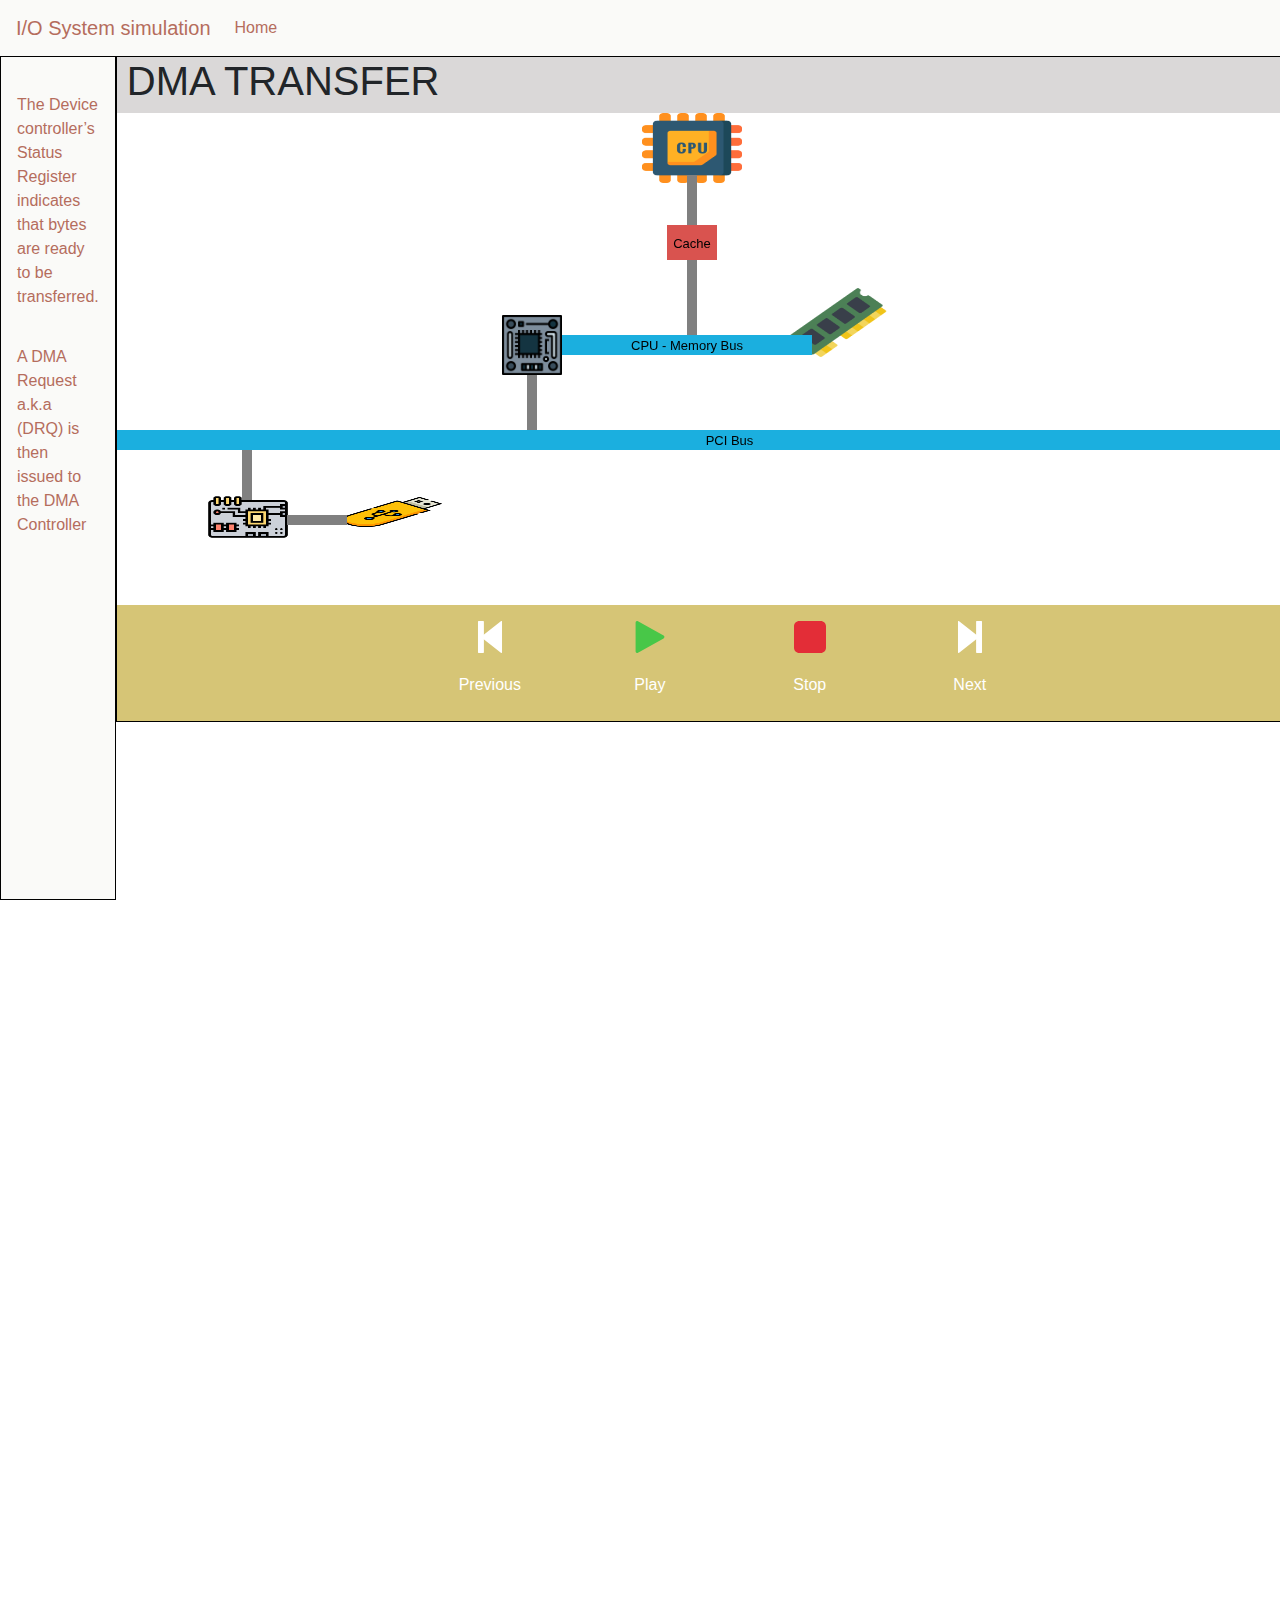
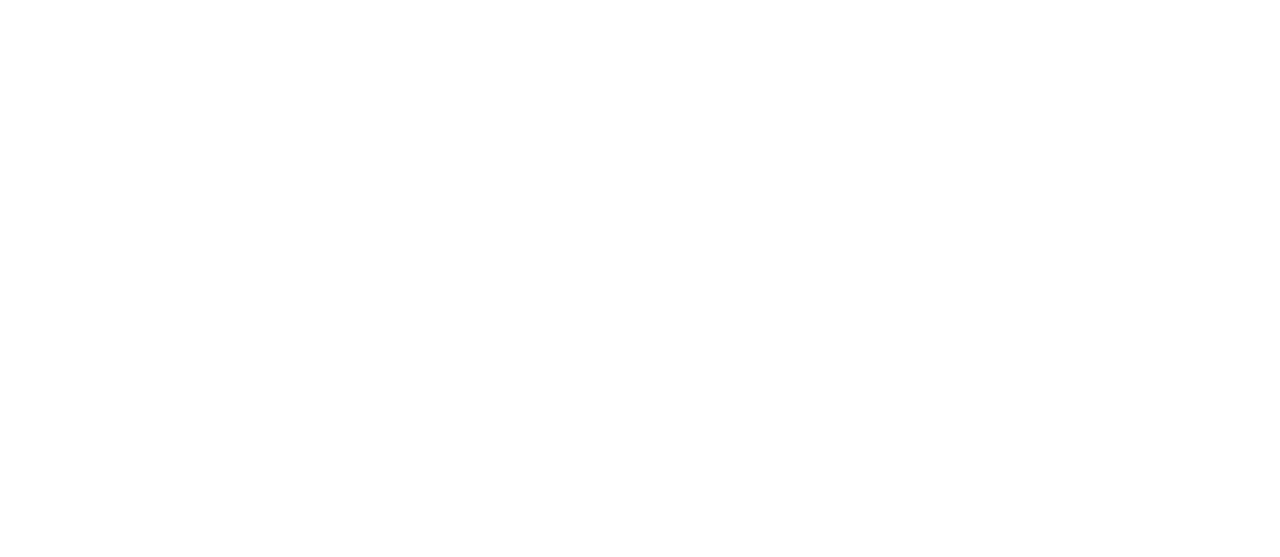
<file: pages/dma_programing.html>
<!DOCTYPE html>
<head>
    <title>DMA Controller</title>
    <link rel="stylesheet" href="../bootstrap/css/bootstrap.min.css">
    <link rel="stylesheet" href="../css/dma-programming.css">

</head>
<body>
    <nav class="navbar navbar-expand-lg navbar-light bg-light">
        <a class="navbar-brand" href="#">I/O System simulation</a>
        <button class="navbar-toggler" type="button" data-toggle="collapse" data-target="#navbarNav" aria-controls="navbarNav" aria-expanded="false" aria-label="Toggle navigation">
            <span class="navbar-toggler-icon"></span>
        </button>
        <div class="collapse navbar-collapse" id="navbarNav">
            <ul class="navbar-nav">
                <li class="nav-item active">
                    <a class="nav-link" href="../index.html">Home</a>
                </li>
            </ul>
        </div>
    </nav>

    <section class="m-content">
        <div class="text-region">
        </div>

        <div class="sim-region">
            <div class="simulation-content">
                <h1>DMA TRANSFER</h1>
                <canvas id="canvas"></canvas> 
            </div>
            
            <img src="../images/icons/png/cpu.png" alt="cpu" id="cpu" class="invisible">
            <img src="../images/icons/png/device controller.png" alt="controller" id="controller" class="invisible">
            <img src="../images/icons/png/device.png" alt="device" id="device" class="invisible">
            <img src="../images/icons/png/DMA.png" alt="dma" id="dma" class="invisible">
            <img src="../images/icons/png/memory.png" alt="memory" id="memory" class="invisible">   
            <div class="control-btns">
                <a href="device.html"><img class="control-btn" id="back-button" src="../images/icons/svg/back.svg"> <P>Previous</P></a>
                <a href="#"><img class="control-btn" id="play-button" src="../images/icons/svg/play.svg"> <P>Play</P></a>
                <a href="#"><img class="control-btn" id="stop-button" src="../images/icons/svg/stop.svg"> <P>Stop</P></a>
                <a href="dma-data-transfer.html"><img class="control-btn" id="next-button" src="../images/icons/svg/next.svg"> <P>Next</P></a>
            </div>
        </div>

    </section>
    
    <!-- Bootstrap -->
    <script type="text/javascript" src="../js/dma-programing.js"></script>
    <script src="../bootstrap/js/jquery-3.5.1.min.js"></script>
    <script src="../bootstrap/js/bootstrap.bundle.min.js"></script>
</body>
</file>
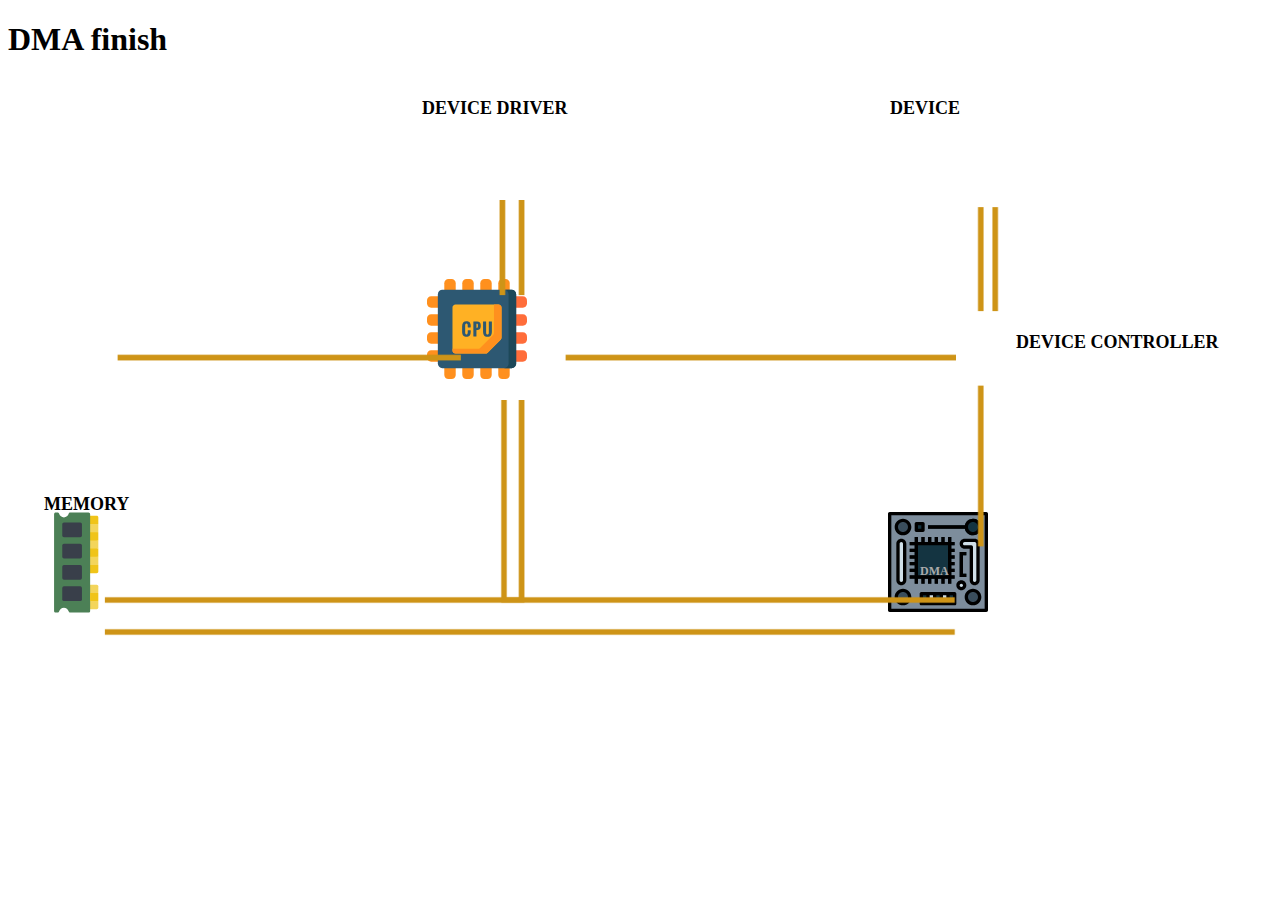
<file: pages/finish.html>
<!DOCTYPE html>
<html lang="en">
<head>
    <meta charset="UTF-8">
    <meta name="viewport" content="width=device-width, initial-scale=1.0">
    <meta http-equiv="X-UA-Compatible" content="ie=edge">
    <title>Process Ending</title>
    <link rel="stylesheet" href="../css/finishStyle.css">
</head>
<body>
    <header>
        <h1>DMA finish</h1>
    </header>
    <main>
        <div id="narration">
            <!-- Narration for animation goes here-->
        </div>
        <div id="imgs">
            <h2 id="dma_body">DMA</h2>
            <h3 id="memory_label">MEMORY</h3>
            <h3 id="driver_label">DEVICE DRIVER</h3>
            <h3 id="controller_label">DEVICE CONTROLLER</h3>
            <h3 id="device_label">DEVICE</h3>
            <svg id="dma" height="75pt" viewBox="0 0 480 480" width="75pt" xmlns="http://www.w3.org/2000/svg"><path d="m8 8h464v464h-464zm0 0" fill="#7d8d9c"/><path d="m104 72c0 17.671875-14.328125 32-32 32s-32-14.328125-32-32 14.328125-32 32-32 32 14.328125 32 32zm0 0" fill="#394d5c"/><path d="m104 408c0 17.671875-14.328125 32-32 32s-32-14.328125-32-32 14.328125-32 32-32 32 14.328125 32 32zm0 0" fill="#394d5c"/><path d="m440 408c0 17.671875-14.328125 32-32 32s-32-14.328125-32-32 14.328125-32 32-32 32 14.328125 32 32zm0 0" fill="#394d5c"/><path d="m160 392h32v48h-32zm0 0" fill="#143441"/><path d="m192 392h32v48h-32zm0 0" fill="#cfdfe8"/><path d="m224 392h32v48h-32zm0 0" fill="#143441"/><path d="m256 392h32v48h-32zm0 0" fill="#cfdfe8"/><path d="m288 392h32v48h-32zm0 0" fill="#143441"/><g fill="#394d5c"><path d="m128 120h16v32h-16zm0 0"/><path d="m160 120h16v32h-16zm0 0"/><path d="m192 120h16v32h-16zm0 0"/><path d="m224 120h16v32h-16zm0 0"/><path d="m256 120h16v32h-16zm0 0"/><path d="m288 120h16v32h-16zm0 0"/><path d="m104 304h32v16h-32zm0 0"/><path d="m104 272h32v16h-32zm0 0"/><path d="m104 240h32v16h-32zm0 0"/><path d="m104 208h32v16h-32zm0 0"/><path d="m104 176h32v16h-32zm0 0"/><path d="m104 144h32v16h-32zm0 0"/><path d="m288 312h16v32h-16zm0 0"/><path d="m256 312h16v32h-16zm0 0"/><path d="m224 312h16v32h-16zm0 0"/><path d="m192 312h16v32h-16zm0 0"/><path d="m160 312h16v32h-16zm0 0"/><path d="m128 312h16v32h-16zm0 0"/><path d="m288 144h32v16h-32zm0 0"/><path d="m288 176h32v16h-32zm0 0"/><path d="m288 208h32v16h-32zm0 0"/><path d="m288 240h32v16h-32zm0 0"/><path d="m288 272h32v16h-32zm0 0"/><path d="m288 304h32v16h-32zm0 0"/></g><path d="m136 56h32v32h-32zm0 0" fill="#143441"/><path d="m408 32c-19 .023438-35.371094 13.386719-39.199219 32h-176.800781v16h176.800781c4.210938 20.625 23.683594 34.457031 44.542969 31.640625s35.96875-21.316406 34.558594-42.316406c-1.410156-21.003907-18.851563-37.320313-39.902344-37.324219zm0 0" fill="#143441"/><path d="m368 352c0 8.835938-7.164062 16-16 16s-16-7.164062-16-16 7.164062-16 16-16 16 7.164062 16 16zm0 0" fill="#cfdfe8"/><path d="m416 136h-48c-8.835938 0-16 7.164062-16 16s7.164062 16 16 16h32v160c0 8.835938 7.164062 16 16 16s16-7.164062 16-16v-176c-.027344-8.824219-7.175781-15.972656-16-16zm0 0" fill="#cfdfe8"/><path d="m64 136c8.835938 0 16 7.164062 16 16v176c0 8.835938-7.164062 16-16 16s-16-7.164062-16-16v-176c0-8.835938 7.164062-16 16-16zm0 0" fill="#cfdfe8"/><path d="m344 192h16v120h-16zm0 0" fill="#143441"/><path d="m352 192h24v16h-24zm0 0" fill="#143441"/><path d="m352 296h24v16h-24zm0 0" fill="#143441"/><path d="m128 144h176v176h-176zm0 0" fill="#143441"/><path d="m472 0h-464c-4.417969 0-8 3.582031-8 8v464c0 4.417969 3.582031 8 8 8h464c4.417969 0 8-3.582031 8-8v-464c0-4.417969-3.582031-8-8-8zm-8 464h-448v-448h448zm0 0"/><path d="m72 112c22.089844 0 40-17.910156 40-40s-17.910156-40-40-40-40 17.910156-40 40c.027344 22.082031 17.917969 39.972656 40 40zm0-64c13.253906 0 24 10.746094 24 24s-10.746094 24-24 24-24-10.746094-24-24 10.746094-24 24-24zm0 0"/><path d="m72 448c22.089844 0 40-17.910156 40-40s-17.910156-40-40-40-40 17.910156-40 40c.027344 22.082031 17.917969 39.972656 40 40zm0-64c13.253906 0 24 10.746094 24 24s-10.746094 24-24 24-24-10.746094-24-24 10.746094-24 24-24zm0 0"/><path d="m408 368c-22.089844 0-40 17.910156-40 40s17.910156 40 40 40 40-17.910156 40-40c-.027344-22.082031-17.917969-39.972656-40-40zm0 64c-13.253906 0-24-10.746094-24-24s10.746094-24 24-24 24 10.746094 24 24-10.746094 24-24 24zm0 0"/><path d="m408 112c21.050781-.003906 38.492188-16.320312 39.902344-37.324219 1.410156-21-13.699219-39.5-34.558594-42.316406s-40.332031 11.015625-44.542969 31.640625h-176.800781v16h176.800781c3.828125 18.613281 20.199219 31.976562 39.199219 32zm0-64c13.253906 0 24 10.746094 24 24s-10.746094 24-24 24-24-10.746094-24-24 10.746094-24 24-24zm0 0"/><path d="m320 384h-160c-4.417969 0-8 3.582031-8 8v48c0 4.417969 3.582031 8 8 8h160c4.417969 0 8-3.582031 8-8v-48c0-4.417969-3.582031-8-8-8zm-136 48h-16v-32h16zm32 0h-16v-32h16zm32 0h-16v-32h16zm32 0h-16v-32h16zm32 0h-16v-32h16zm0 0"/><path d="m104 [base64] 0h144v144h-144zm0 0"/><path d="m136 96h32c4.417969 0 8-3.582031 8-8v-32c0-4.417969-3.582031-8-8-8h-32c-4.417969 0-8 3.582031-8 8v32c0 4.417969 3.582031 8 8 8zm8-32h16v16h-16zm0 0"/><path d="m376 352c0-13.253906-10.746094-24-24-24s-24 10.746094-24 24 10.746094 24 24 24 24-10.746094 24-24zm-24 8c-4.417969 0-8-3.582031-8-8s3.582031-8 8-8 8 3.582031 8 8-3.582031 8-8 8zm0 0"/><path d="m416 352c13.253906 0 24-10.746094 24-24v-176c0-13.253906-10.746094-24-24-24h-48c-13.253906 0-24 10.746094-24 24s10.746094 24 24 24h24v152c0 13.253906 10.746094 24 24 24zm-48-192c-4.417969 0-8-3.582031-8-8s3.582031-8 8-8h48c4.417969 0 8 3.582031 8 8v176c0 4.417969-3.582031 8-8 8s-8-3.582031-8-8v-160c0-4.417969-3.582031-8-8-8zm0 0"/><path d="m40 152v176c0 13.253906 10.746094 24 24 24s24-10.746094 24-24v-176c0-13.253906-10.746094-24-24-24s-24 10.746094-24 24zm32 0v176c0 4.417969-3.582031 8-8 8s-8-3.582031-8-8v-176c0-4.417969 3.582031-8 8-8s8 3.582031 8 8zm0 0"/><path d="m344 312h32v-16h-16v-88h16v-16h-32zm0 0"/></svg>
            <svg version="1.1" id="processor" xmlns="http://www.w3.org/2000/svg" xmlns:xlink="http://www.w3.org/1999/xlink" x="0px" y="0px"
	 viewBox="0 0 512 512" style="enable-background:new 0 0 512 512;" xml:space="preserve" height="75pt" width="75pt">
<g>
	<path style="fill:#FF901E;" d="M58.483,88.552H21.12C9.474,88.552,0,98.027,0,109.672v16.264c0,11.646,9.474,21.12,21.12,21.12
		h37.363V88.552z"/>
	<path style="fill:#FF901E;" d="M58.483,180.683H21.12c-11.646,0-21.12,9.475-21.12,21.12v16.264c0,11.646,9.474,21.12,21.12,21.12
		h37.363V180.683z"/>
	<path style="fill:#FF901E;" d="M58.483,272.813H21.12c-11.646,0-21.12,9.475-21.12,21.12v16.264c0,11.646,9.474,21.12,21.12,21.12
		h37.363V272.813z"/>
	<path style="fill:#FF901E;" d="M58.483,364.943H21.12c-11.646,0-21.12,9.475-21.12,21.12v16.264c0,11.646,9.474,21.12,21.12,21.12
		h37.363V364.943z"/>
	<path style="fill:#FF901E;" d="M88.553,453.517L88.553,453.517v37.363c0,11.646,9.474,21.12,21.12,21.12h16.264
		c11.646,0,21.12-9.475,21.12-21.12v-37.363l0,0H88.553z"/>
	<path style="fill:#FF901E;" d="M180.683,453.517L180.683,453.517v37.363c0,11.646,9.474,21.12,21.12,21.12h16.264
		c11.646,0,21.12-9.475,21.12-21.12v-37.363l0,0H180.683z"/>
	<path style="fill:#FF901E;" d="M272.813,453.517L272.813,453.517v37.363c0,11.646,9.474,21.12,21.12,21.12h16.264
		c11.646,0,21.12-9.475,21.12-21.12v-37.363l0,0H272.813z"/>
	<path style="fill:#FF901E;" d="M364.943,453.517L364.943,453.517v37.363c0,11.646,9.474,21.12,21.12,21.12h16.264
		c11.646,0,21.12-9.475,21.12-21.12v-37.363l0,0H364.943z"/>
</g>
<g>
	<path style="fill:#FF6D3A;" d="M490.88,88.552h-37.363v58.505h37.363c11.646,0,21.12-9.475,21.12-21.12v-16.264
		C512,98.027,502.526,88.552,490.88,88.552z"/>
	<path style="fill:#FF6D3A;" d="M490.88,180.683h-37.363v58.504h37.363c11.646,0,21.12-9.475,21.12-21.12v-16.264
		C512,190.157,502.526,180.683,490.88,180.683z"/>
	<path style="fill:#FF6D3A;" d="M490.88,272.813h-37.363v58.504h37.363c11.646,0,21.12-9.475,21.12-21.12v-16.264
		C512,282.288,502.526,272.813,490.88,272.813z"/>
	<path style="fill:#FF6D3A;" d="M490.88,364.943h-37.363v58.505h37.363c11.646,0,21.12-9.475,21.12-21.12v-16.264
		C512,374.418,502.526,364.943,490.88,364.943z"/>
</g>
<g>
	<path style="fill:#FF901E;" d="M147.057,58.483L147.057,58.483V21.12c0-11.646-9.474-21.12-21.12-21.12h-16.264
		c-11.646,0-21.12,9.475-21.12,21.12v37.363l0,0H147.057z"/>
	<path style="fill:#FF901E;" d="M239.187,58.483L239.187,58.483V21.12c0-11.646-9.474-21.12-21.12-21.12h-16.264
		c-11.646,0-21.12,9.475-21.12,21.12v37.363l0,0H239.187z"/>
	<path style="fill:#FF901E;" d="M331.317,58.483L331.317,58.483V21.12c0-11.646-9.474-21.12-21.12-21.12h-16.264
		c-11.646,0-21.12,9.475-21.12,21.12v37.363l0,0H331.317z"/>
	<path style="fill:#FF901E;" d="M423.447,58.483L423.447,58.483V21.12c0-11.646-9.474-21.12-21.12-21.12h-16.264
		c-11.646,0-21.12,9.475-21.12,21.12v37.363l0,0H423.447z"/>
</g>
<path style="fill:#2D5872;" d="M433.22,456.517H78.78c-12.867,0-23.297-10.43-23.297-23.297V78.78
	c0-12.867,10.43-23.297,23.297-23.297h354.44c12.866,0,23.297,10.43,23.297,23.297v354.44
	C456.517,446.086,446.086,456.517,433.22,456.517z"/>
<path style="fill:#1D4859;" d="M433.22,55.483h-38.644c12.866,0,23.297,10.43,23.297,23.297v354.44
	c0,12.866-10.43,23.297-23.297,23.297h38.644c12.866,0,23.297-10.43,23.297-23.297V78.78
	C456.517,65.914,446.086,55.483,433.22,55.483z"/>
<path style="fill:#FFB124;" d="M381.525,299.639v-153.68c0-8.552-6.932-15.484-15.484-15.484H145.959
	c-8.552,0-15.484,6.932-15.484,15.484V366.04c0,8.552,6.932,15.484,15.484,15.484h153.68c4.107,0,8.045-1.631,10.949-4.535
	l66.402-66.402C379.893,307.684,381.525,303.746,381.525,299.639z"/>
<path style="fill:#FF901E;" d="M366.041,130.475h-23.16v144.882c0,4.107-1.631,8.045-4.535,10.949l-66.402,66.402
	c-2.904,2.904-6.842,4.535-10.949,4.535h-130.52v8.798c0,8.552,6.932,15.484,15.484,15.484h153.68c4.107,0,8.045-1.631,10.949-4.535
	l66.402-66.402c2.904-2.904,4.535-6.842,4.535-10.949v-153.68C381.525,137.408,374.592,130.475,366.041,130.475z"/>
<g>
	<path style="fill:#2D5872;" d="M179.781,268.847v-25.609c0-18.276,7.476-27.414,22.429-27.414c3.151,0,5.952,0.423,8.4,1.268
		c2.45,0.845,4.505,2.013,6.166,3.502c1.661,1.49,3.029,3.324,4.103,5.5c1.074,2.177,1.847,4.54,2.321,7.09
		c0.472,2.55,0.709,5.357,0.709,8.422v4.707c0,1.079-0.874,1.953-1.953,1.953H210.48c-1.079,0-1.953-0.874-1.953-1.953v-5.18
		c0-1.403-0.029-2.613-0.086-3.63c-0.058-1.017-0.208-2.176-0.451-3.481c-0.244-1.303-0.574-2.363-0.989-3.179
		c-0.416-0.816-1.031-1.511-1.847-2.084c-0.817-0.573-1.798-0.86-2.944-0.86c-4.526,0-6.788,3.81-6.788,11.429v33.386
		c0,7.591,2.263,11.386,6.788,11.386c1.346,0,2.478-0.387,3.395-1.16c0.917-0.774,1.575-1.869,1.976-3.287s0.674-2.807,0.817-4.168
		c0.143-1.36,0.214-2.915,0.214-4.662v-5.996c0-1.079,0.874-1.953,1.953-1.953h11.391c1.079,0,1.953,0.874,1.953,1.953v4.578
		c-0.058,2.951-0.301,5.672-0.731,8.164c-0.43,2.492-1.16,4.913-2.192,7.261c-1.031,2.349-2.342,4.333-3.932,5.951
		c-1.589,1.619-3.645,2.922-6.165,3.91c-2.521,0.989-5.415,1.482-8.68,1.482c-3.351,0-6.324-0.48-8.916-1.439
		c-2.593-0.96-4.726-2.249-6.402-3.867s-3.058-3.609-4.146-5.972c-1.089-2.363-1.855-4.848-2.299-7.455
		C180.003,274.835,179.781,271.97,179.781,268.847z"/>
	<path style="fill:#2D5872;" d="M237.374,292.718v-73.436c0-1.079,0.874-1.953,1.953-1.953h16.738c6.731,0,11.63,1.877,14.695,5.629
		c3.065,3.753,4.597,9.181,4.597,16.285c0,3.495-0.337,6.531-1.009,9.109c-0.674,2.578-1.611,4.705-2.814,6.381
		s-2.75,3.022-4.64,4.039c-1.891,1.017-3.939,1.733-6.145,2.148c-1.718,0.324-3.644,0.53-5.778,0.619
		c-1.043,0.043-1.87,0.904-1.87,1.948v29.231c0,1.079-0.874,1.953-1.953,1.953h-11.819
		C238.249,294.671,237.374,293.797,237.374,292.718z M253.143,248.457c0,1.174,1.034,2.117,2.194,1.939
		c0.006-0.001,0.013-0.002,0.019-0.003c0.369-0.057,0.713-0.12,1.03-0.187c0.908-0.191,1.738-0.646,2.405-1.291
		c0.179-0.173,0.337-0.332,0.474-0.478c0.243-0.258,0.452-0.68,0.623-1.268c0.172-0.587,0.301-1.066,0.386-1.439
		c0.086-0.372,0.151-0.973,0.194-1.805c0.043-0.831,0.065-1.497,0.065-1.998s0-1.282,0-2.342c0-0.286,0-0.501,0-0.645
		c0-1.117-0.008-1.962-0.022-2.535s-0.065-1.303-0.15-2.191c-0.086-0.888-0.222-1.554-0.408-1.998
		c-0.187-0.444-0.459-0.952-0.817-1.525c-0.359-0.573-0.795-0.989-1.31-1.246c-0.516-0.258-1.168-0.487-1.955-0.687
		c-0.118-0.03-0.238-0.058-0.361-0.083c-1.218-0.252-2.368,0.671-2.368,1.914L253.143,248.457L253.143,248.457z"/>
	<path style="fill:#2D5872;" d="M287.103,265.926v-46.644c0-1.079,0.874-1.953,1.953-1.953h11.733c1.079,0,1.953,0.874,1.953,1.953
		v46.171c0,2.75,0.014,4.748,0.044,5.994c0.028,1.246,0.1,2.765,0.214,4.555c0.114,1.79,0.315,3.044,0.602,3.759
		c0.287,0.716,0.68,1.49,1.181,2.32c0.501,0.831,1.153,1.375,1.955,1.633c0.802,0.258,1.776,0.387,2.922,0.387
		c1.145,0,2.12-0.129,2.921-0.387c0.802-0.258,1.454-0.795,1.955-1.611c0.501-0.816,0.895-1.583,1.181-2.299
		c0.287-0.716,0.487-1.955,0.602-3.717c0.115-1.762,0.186-3.251,0.215-4.469c0.027-1.217,0.043-3.186,0.043-5.908
		c0-0.114,0-0.2,0-0.258v-46.171c0-1.079,0.874-1.953,1.953-1.953h11.734c1.079,0,1.953,0.874,1.953,1.953v46.644
		c0,2.464-0.072,4.698-0.215,6.703s-0.416,4.082-0.816,6.23c-0.401,2.148-0.945,4.047-1.633,5.693
		c-0.688,1.648-1.604,3.223-2.75,4.727s-2.5,2.743-4.061,3.717c-1.562,0.974-3.445,1.747-5.651,2.32s-4.683,0.859-7.433,0.859
		s-5.229-0.287-7.434-0.859c-2.206-0.574-4.082-1.346-5.629-2.32s-2.894-2.213-4.039-3.717c-1.146-1.504-2.063-3.079-2.75-4.727
		c-0.688-1.647-1.24-3.545-1.655-5.693c-0.416-2.148-0.694-4.225-0.838-6.23C287.174,270.624,287.103,268.39,287.103,265.926z"/>
</g>
<g>
</g>
<g>
</g>
<g>
</g>
<g>
</g>
<g>
</g>
<g>
</g>
<g>
</g>
<g>
</g>
<g>
</g>
<g>
</g>
<g>
</g>
<g>
</g>
<g>
</g>
<g>
</g>
<g>
</g>
</svg>
            <svg id="memory" height="100" viewBox="0 0 58 59" width="100" xmlns="http://www.w3.org/2000/svg"><g id="Page-1" fill="none" fill-rule="evenodd"><g id="037---RAM" fill-rule="nonzero"><path id="Shape" d="m37.9 40.91-2.74 2.73c-.1792913.1823244-.4242901.285012-.68.285012s-.5007087-.1026876-.68-.285012l-2.74-2.73 3.42-8.41z" fill="#f0c419"/><path id="Shape" d="m41.32 37.49-3.42 3.42-3.42-3.42 3.42-7.49z" fill="#f3d55b"/><path id="Shape" d="m44.74 34.07-3.42 3.42-3.42-3.42 3.017-7.153z" fill="#f0c419"/><path id="Shape" d="m48.16 30.65-3.42 3.42-3.42-3.42 2.93-6.499z" fill="#f3d55b"/><path id="Shape" d="m51.58 27.23-3.42 3.42-3.42-3.42 2.552-7.105z" fill="#f0c419"/><path id="Shape" d="m55 23.81-3.42 3.42-3.42-3.42 3.42-6.352z" fill="#f3d55b"/><path id="Shape" d="m57.73 21.07-2.73 2.74-3.42-3.42 1.7163-5.1238 4.4337 4.4438c.1823244.1792913.285012.4242901.285012.68s-.1026876.5007087-.285012.68z" fill="#f0c419"/><path id="Shape" d="m22.85 55.95-2.73 2.74c-.1812756.1824209-.4278265.2850007-.685.2850007s-.5037244-.1025798-.685-.2850007l-2.73-2.73 4.5633-8.835z" fill="#f3d55b"/><path id="Shape" d="m29.01 49.8-2.74 2.73-8.145-2.655 8.145-4.175 2.74 2.73c.3700002.3817213.3700002.9882787 0 1.37z" fill="#f3d55b"/><path id="Shape" d="m55.68 16.29-.68.68-3.42 3.42-3.42 3.42-6.84 6.84-3.42 3.42-3.42 3.42-3.42 3.42-4.79 4.79-3.41 3.42-6.84 6.84-.69.68c-.3817213.3700002-.9882787.3700002-1.37 0l-7.61-7.61c-.31599741-.3305905-.36553054-.8341773-.12-1.22.63754758-1.1365527.44138459-2.5584419-.48008675-3.4799133-.92147134-.9214713-2.34336059-1.1176343-3.47991325-.4800867-.38582271.2455305-.88940955.1959974-1.22-.12l-.77-.77c-.37000024-.3817213-.37000024-.9882787 0-1.37l40.36-40.35c.1792913-.18232436.4242901-.28501196.68-.28501196s.5007087.1026876.68.28501196l.78.77c.3064016.33493309.3552725.8317875.12 1.22-.6447652 1.13581416-.4507266 2.56249131.4739649 3.48484781.9246916.92235649 2.3518548 1.11278719 3.4860351.46515219.3858683-.23730365.8833472-.18385551 1.21.13l7.61 7.61c.1824209.1812756.2850007.4278265.2850007.685s-.1025798.5037244-.2850007.685z" fill="#4c8056"/><g fill="#f0c419"><path id="Rectangle-path" d="m20.437 50.124h4.837v4.823h-4.837z" transform="matrix(.707 -.707 .707 .707 -30.454 31.548)"/><path id="Shape" d="m16.02 55.96-.01-.01"/><path id="Shape" d="m19.44 52.54-.01-.01"/><path id="Shape" d="m22.86 49.12-.01-.01"/></g><rect id="Rectangle-path" fill="#393f4a" height="11.607" rx="1" transform="matrix(.707 -.707 .707 .707 -25.262 22.879)" width="8.705" x="10.634" y="36.13"/><rect id="Rectangle-path" fill="#393f4a" height="11.607" rx="1" transform="matrix(.707 -.707 .707 .707 -16.37 26.562)" width="8.705" x="19.526" y="27.239"/><rect id="Rectangle-path" fill="#393f4a" height="11.607" rx="1" transform="matrix(.707 -.707 .707 .707 -7.479 30.245)" width="8.705" x="28.417" y="18.347"/><rect id="Rectangle-path" fill="#393f4a" height="11.607" rx="1" transform="matrix(.707 -.707 .707 .707 1.412 33.928)" width="8.705" x="37.308" y="9.456"/></g></g></svg>
        </div>
        <canvas>
        </canvas>
    </main>
    <script src="../js/finish.js"></script>
</body>
</html>
</file>
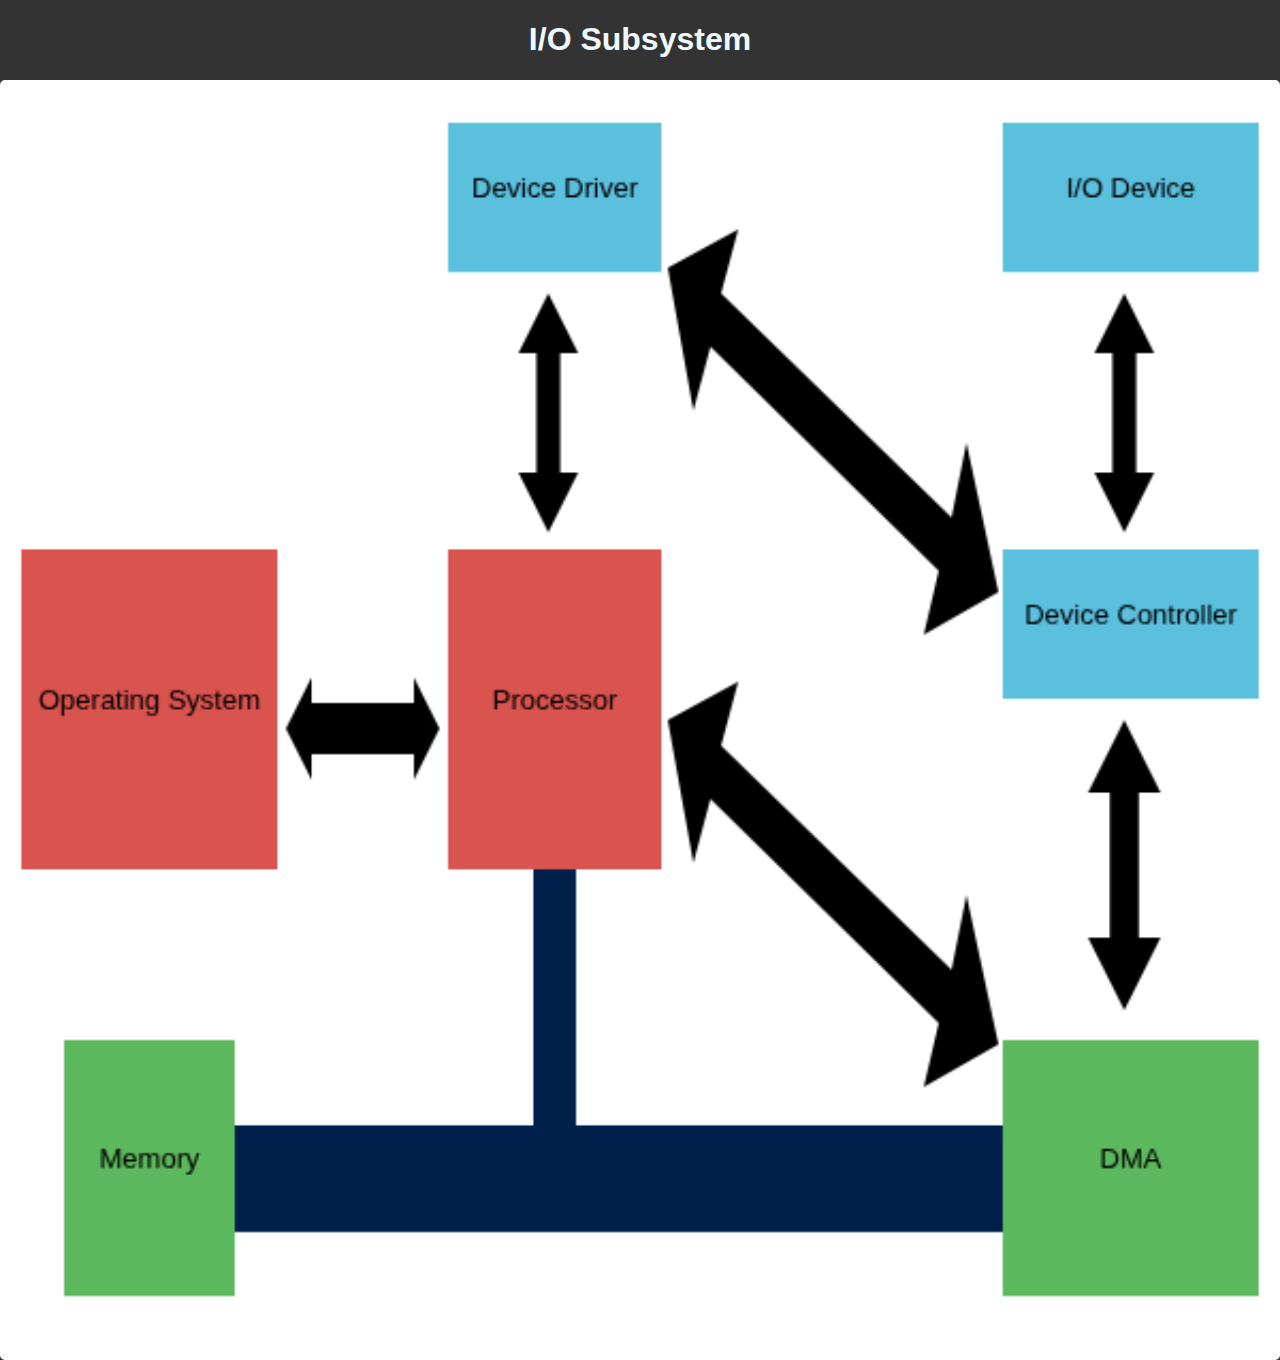
<file: pages/io.html>
<!DOCTYPE html>
<html>
    <head>
        <title>I/O Subsystem</title>
        <link rel="stylesheet" href="../css/ioStyle.css">
    </head>

    <body>
        <h1>I/O Subsystem</h1>
        <canvas id="canvas" width="600" height="600"></canvas>
        <script src="../js/io.js"></script>
    </body>
</html>
</file>
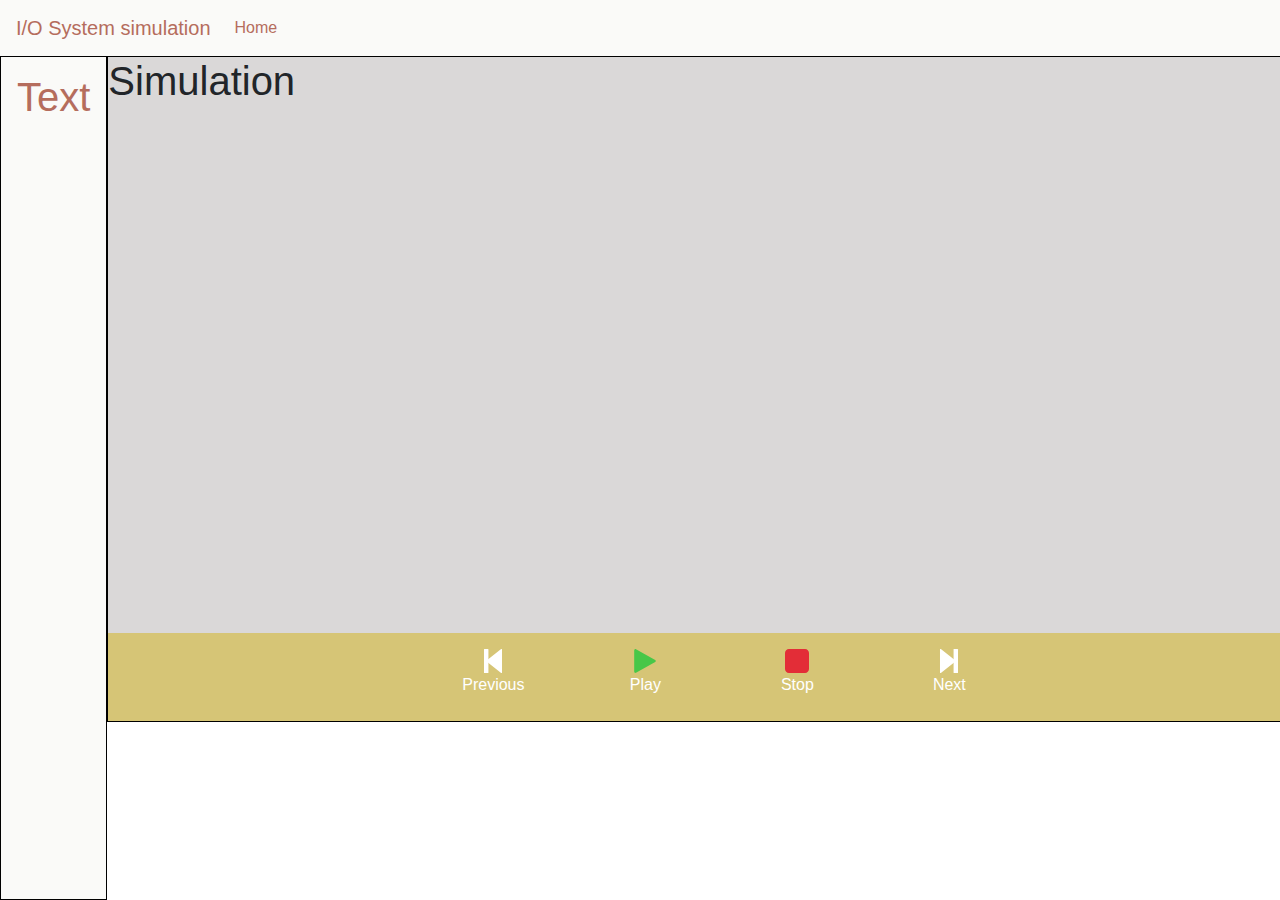
<file: pages/main.html>
<!DOCTYPE html>
<head>
    <Title>Comp3101 Final Project</Title>
    <link rel="stylesheet" href="../bootstrap/css/bootstrap.min.css">
    <link rel="stylesheet" href="../css/simulation.css">

</head>
<body>
    <nav class="navbar navbar-expand-lg navbar-light bg-light">
        <a class="navbar-brand" href="#">I/O System simulation</a>
        <button class="navbar-toggler" type="button" data-toggle="collapse" data-target="#navbarNav" aria-controls="navbarNav" aria-expanded="false" aria-label="Toggle navigation">
            <span class="navbar-toggler-icon"></span>
        </button>
        <div class="collapse navbar-collapse" id="navbarNav">
            <ul class="navbar-nav">
                <li class="nav-item active">
                    <a class="nav-link" href="../index.html">Home</a>
                </li>

            </ul>
        </div>
    </nav>

    <section class="m-content">
        <div class="text-region">
            <h1>Text</h1>
        </div>

        <div class="sim-region">
            <div class="simulation-content">
                <h1>Simulation</h1>
            </div>
            <div class="control-btns">
                <a href="#"><img class="control-btn" src="../images/icons/svg/back.svg"> <P>Previous</P></a>
                <a href="#"><img class="control-btn" src="../images/icons/svg/play.svg"> <P>Play</P></a>
                <a href="#"><img class="control-btn" src="../images/icons/svg/stop.svg"> <P>Stop</P></a>
                <a href="#"><img class="control-btn" src="../images/icons/svg/next.svg"> <P>Next</P></a>
            </div>
        </div>

    </section>
    
    <!-- Bootstrap -->
    <script src="../bootstrap/js/jquery-3.5.1.min.js"></script>
    <script src="../bootstrap/js/bootstrap.bundle.min.js"></script>
</body>
</file>
<file: css/style.css>
#main{
    height: 100%;
    width: 100%;
    position: absolute;
    display: flex;
    justify-content: center;
    align-items: center;
    flex-direction: column;
    z-index: -10;
}

#background{
    height: 100%;
    width: 100%;
    position: absolute;
    z-index: -5;
    position: fixed;
}

.back-img{
    height: 100%;
    width: 100%;
    background-position: center center;
    background-repeat: no-repeat;
}

.img-overlay{
    height: 100%;
    width: 100%;
    background-color: black;
    opacity: 70%;
    position: absolute;
    top: 0;
    right: 0;
}

#m-content{
    text-align: center;
}

#cards{
    padding: 2rem;
    height: 28rem;
    display: flex;
    flex-wrap: wrap;
    justify-content: center;
}

.card{
    height: 25rem;
    margin: 1rem;
}

.card:hover{
    margin-top: 2rem;
    cursor: pointer;
    box-shadow: 0px 12px 30px 0px rgba(255, 255, 255, 0.4);
    transition: all 800ms cubic-bezier(0.19, 1, 0.22, 1);
}


.light-text{
    color: #F9F7F7;
}
</file>
<file: animation/style.css>
canvas{
    grid-area: 1 / 2 / 2 / 3;
    border: 1px solid black;
}

#narration{
    grid-area: 1 / 1 / 2 / 2;
}

body{
    display: grid;
    grid-template: 1fr / 33.3% 66.6%;
    font-family: -apple-system, BlinkMacSystemFont, 'Segoe UI', Roboto, Oxygen, Ubuntu, Cantarell, 'Open Sans', 'Helvetica Neue', sans-serif;
    margin: 0;
}
#dma_body{
    position:absolute;
    top: 320px;
    left: 1080px;
}
#cpu_body{
    position: absolute;
    top: 200px;
    left: 700px;
}
</file>
<file: ioStyle.css>
*{
    box-sizing: border-box;
}

h1{
    color: aliceblue;
    text-align: center;
}

body{
    background-color: #333;
    color: #fff;
    display: flex;
    flex-direction: column;
    justify-content: center;
    font-family: Arial, Helvetica, sans-serif;
    min-height: 100vh;
    margin: 0;
}

#canvas{
    background: white;
    border-radius: 5px;
}
</file>
<file: css/simulation.css>
html, body{
    height: 100%;
}
body{
    display: flex;
    flex-flow: column;
}
canvas{
    z-index:1;
}
.navbar{
    background-color: #FAFAF8 !important;
    color: #B56D5D;
}

.navbar-brand, .nav-link{ color: #B56D5D !important;}

.m-content{
    display: flex;
    flex-direction: row;
    flex-grow: 1;
}

.text-region{
    border: 1px solid black;
    width: 20%;
    height: 100%;
    background-color: #FAFAF8;
    padding: 1rem;
    color: #B56D5D;
}

.sim-region{
    border: 1px solid black;
    width: 1229px;
    height: 666.4px;
    position: relative;
    background-color: #dad8d8; 
    cursor:url(../images/icons/png/cursor.png), auto;
}

.simulation-content{
    height: 564px;
    width: 1226px;
}

.control-btns{
    width: 100%;
    display: flex;
    justify-content: center;
    position: absolute;
    bottom: 0;
    background-color: #D6C576;
    padding: 0.5rem;
    padding-top: 1rem;
}

.control-btns a, .control-btn a:hover{
    display: flex;
    flex-flow: column;
    text-align: center;
    color: white;
}

.control-btn{   
    height: 1.5rem;
    width: 1.5rem;
    margin: 0rem 4rem;
}

.invisible{
    visibility: hidden;
}

.visibile{
    visibility: visible;
}
</file>
<file: css/comp_pos.css>
.legend div{
    display: flex;
}
.legend div img{
    width: 2rem;
    height: auto;
    margin: 3px;
    margin-right: 1rem;
}

.action-text{
    margin-top: 2rem;
}

.sim-component{
    margin: 1rem;
    padding: 1rem;
    border-radius: 2rem;
   
}

.sim-component:hover{
    background-color: #D6C576;
}

.sim-component img{
    width: 4rem;
    height: auto;
}

.sim-component p{
    text-align: center;
}

#comp-data{
    position: absolute;
    left: 0px;
    top: 1rem;
    margin: .2rem;
    padding: .2rem;
    border: 2px solid white;
    border-radius: 1rem;
    background-color: white;
    display: flex;
    flex-flow: row;
}

#comp-data p{
    margin-left: 0.5rem;
    font-weight: bold;
    font-size: 13px;
}

#comp-data:hover{
    background-color: #C4B1A6;
    border: 2px solid #C4B1A6;
}

#comp-data img{
    width: 1.5rem;
    height: auto;
}

.comp-processor{
    position: absolute;
    left: 45%;
    top: 12rem;
}

.comp-dma{
    position: absolute;
    left: 80%;
    bottom: 6rem;
}

.comp-memory{
    position: absolute;
    left: 10%;
    bottom: 6rem;
}

.comp-dc{
    position: absolute;
    left: 80%;
    top: 12rem;
}

.comp-device{
    position: absolute;
    left: 80%;
    top: 0rem;
}

.comp-driver{
    position: absolute;
    left: 10%;
    top: 12rem;
}

.comp-os{
    position: absolute;
    left: 10%;
    top: 0rem;
}

.horizontal-flow{
    border-top: 4px solid black;
    border-bottom: 4px solid black;
    height: 2rem;
}

.vertical-flow{
    border-left: 4px solid black;
    border-right: 4px solid black;
    width: 2rem;
}

.iobus{
    width: 60%;
    position: absolute;
    left: 20%;
    bottom: 11rem;
}

.iobus2{
    height: 9rem;
    position: absolute;
    left:49%;
    bottom: 13rem;
}

.driverflow{
    width: 27%;
    position: absolute;
    left: 20%;
    top: 15rem;
}

.dcflow{
    height: 7rem;
    position: absolute;
    left:84%;
    bottom: 15rem;   
}

.deviceflow{
    height: 6rem;
    position: absolute;
    left:84%;
    top:8rem;   
}

.os2driverflow{
    height: 5rem;
    position: absolute;
    left:14%;
    top:8rem;   
}

.processor_to_dc_flow{
    width: 20rem;
    position: absolute;
    left: 55%;
    top: 15rem;
}
</file>
<file: css/dma-programming.css>
html, body{
    height: 100%;
}
body{
    display: flex;
    flex-flow: column;
}
canvas{
    z-index:1;
    background-color:white;
}
h1{
    padding-left: 10px;
}
p{
    padding-top: 20px;
}
.navbar{
    background-color: #FAFAF8 !important;
    color: #B56D5D;
}

.navbar-brand, .nav-link{ color: #B56D5D !important;}

.m-content{
    display: flex;
    flex-direction: row;
    flex-grow: 1;
}

.text-region{
    border: 1px solid black;
    width: 20%;
    height: 100%;
    background-color: #FAFAF8;
    padding: 1rem;
    color: #B56D5D;
}

.sim-region{
    border: 1px solid black;
    width: 1229px;
    height: 666.4px;
    position: relative;
    background-color: #dad8d8; 
    cursor:url(../images/icons/png/cursor.png), auto;
}

.simulation-content{
    height: 564px;
    width: 1226px;
}

.control-btns{
    width: 100%;
    display: flex;
    justify-content: center;
    position: absolute;
    bottom: 0;
    background-color: #D6C576;
    padding: 0.5rem;
    padding-top: 1rem;
}

.control-btns a, .control-btn a:hover{
    display: flex;
    flex-flow: column;
    text-align: center;
    color: white;
}

.control-btn{   
    height: 2rem;
    width: 2rem;
    margin: 0rem 4rem;
}

.invisible{
    visibility: hidden;
}

.visibile{
    visibility: visible;
}
</file>
<file: css/finishStyle.css>
/* html, body{
    position: fixed;
    top: 0;
    bottom: 0;
    margin: 0;
    display: grid;
    grid-template: 10% 90% / 1fr;
}
*/
canvas{
    z-index: 1;
    position: absolute;
    height: 80%;
}

#imgs{
    position: relative;
    grid-area: 1 / 2 / 2 / 3;
}

#dma{
    position: absolute;
    top: 27em;
    left: 55em;
}

#processor{
    position: absolute;
    top: 12.45em;
    left: 26.2em;
}

#memory{
    position: absolute;
    top: 27em;
    left: 1em;
    transform: rotate(-45deg);
}

#device{
    position: absolute;
    top: 3em;
    left: 54.85em;
    transform: rotate(135deg);
}

#driver{
    position: absolute;
    top: 1em;
    left: 26.2em;
}

#device-controller{
    position: absolute;
    top: 12.45em;
    left: 55em;
}

#os{
    position: absolute;
    top: 12.45em;
    left: 1em;
}

#dma_body{
    position:absolute;
    z-index: 1;
    top: 39.5em;
    left: 76em;
    color: #aaaaaa;
    font-size: 12px;
}
#memory_label{
    position: absolute;
    font-size: 18px;
    top: 22em;
    left: 2em;
}

#driver_label{
    position: absolute;
    font-size: 18px;
    top: 0;
    left: 23em; 
}

#device_label{
    position: absolute;
    font-size: 18px;
    top: 0;
    left: 49em;  
}

#controller_label{
    position: absolute;
    font-size: 18px;
    top: 13em;
    left: 56em; 
}
</file>
<file: css/ioStyle.css>
*{
    box-sizing: border-box;
}

h1{
    color: aliceblue;
    text-align: center;
}

body{
    background-color: #333;
    color: #fff;
    display: flex;
    flex-direction: column;
    justify-content: center;
    font-family: Arial, Helvetica, sans-serif;
    min-height: 100vh;
    margin: 0;
}

#canvas{
    background: white;
    border-radius: 5px;
}
</file>
